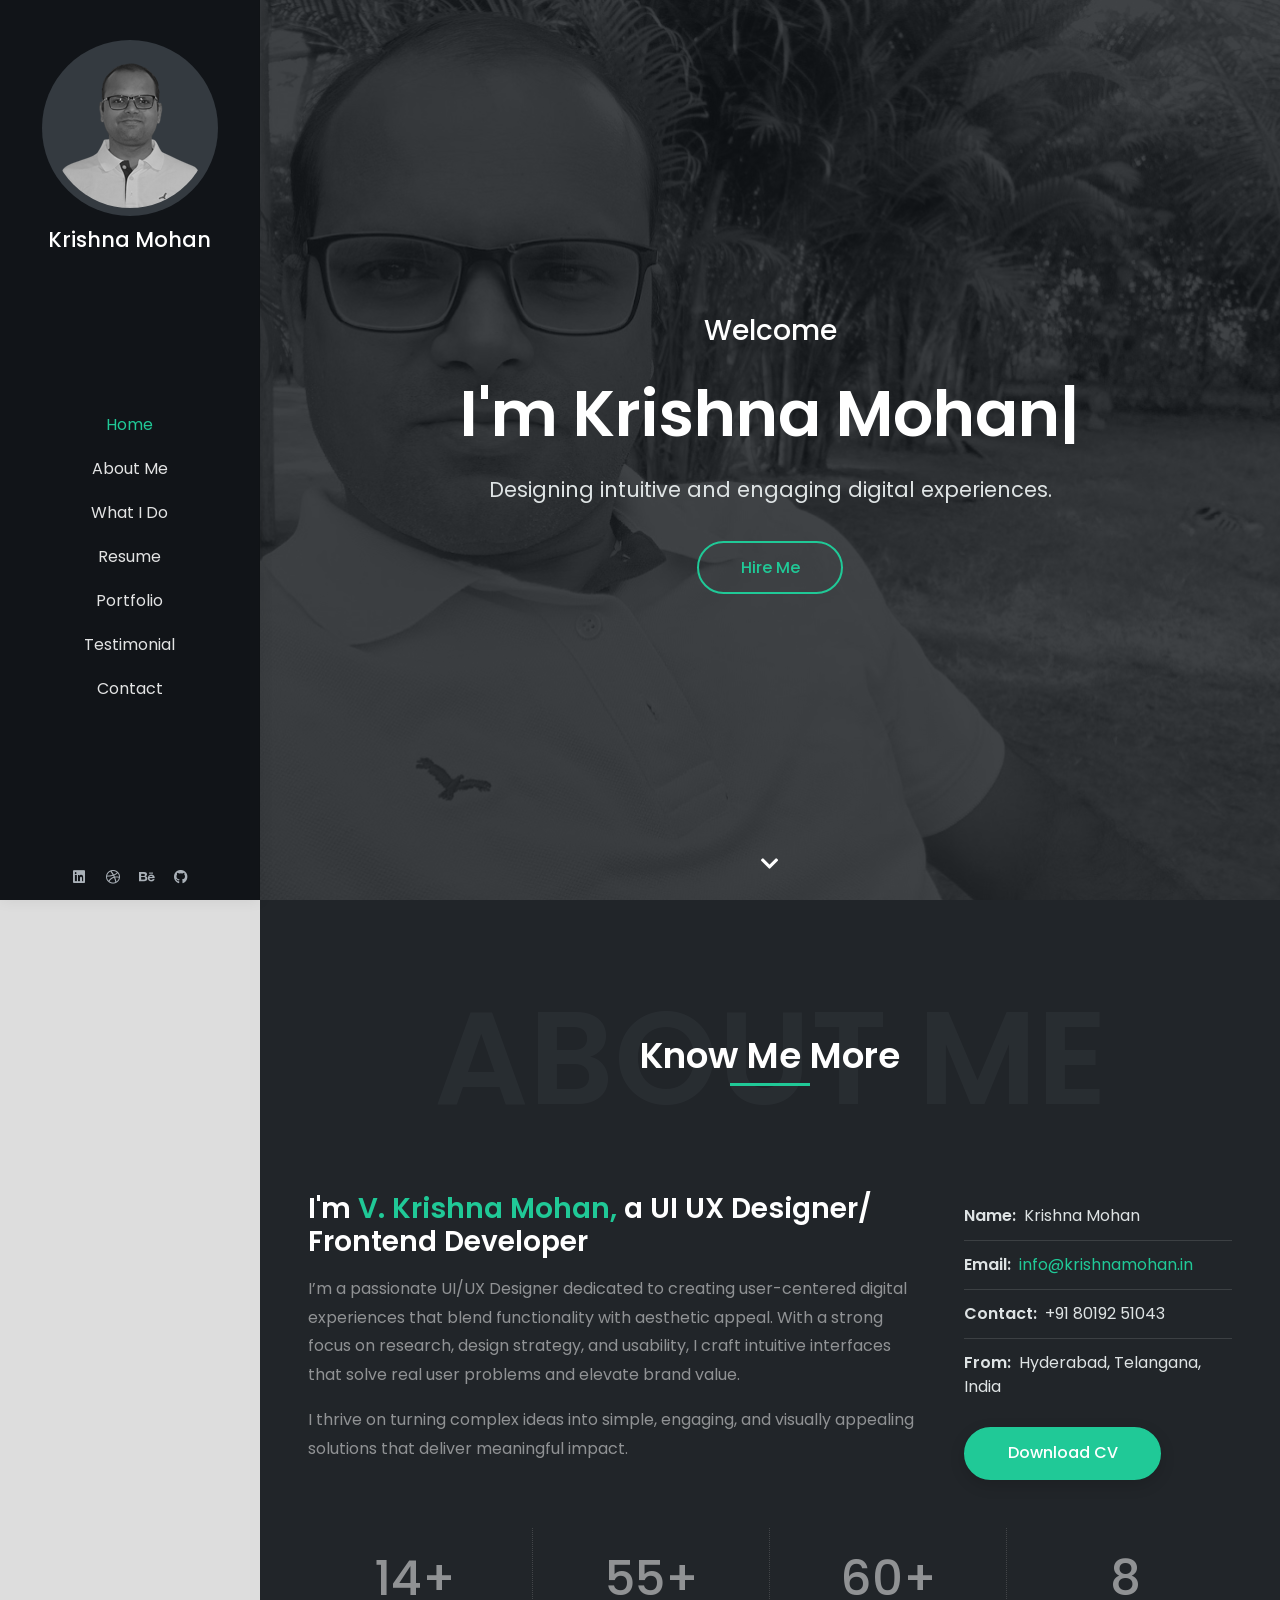
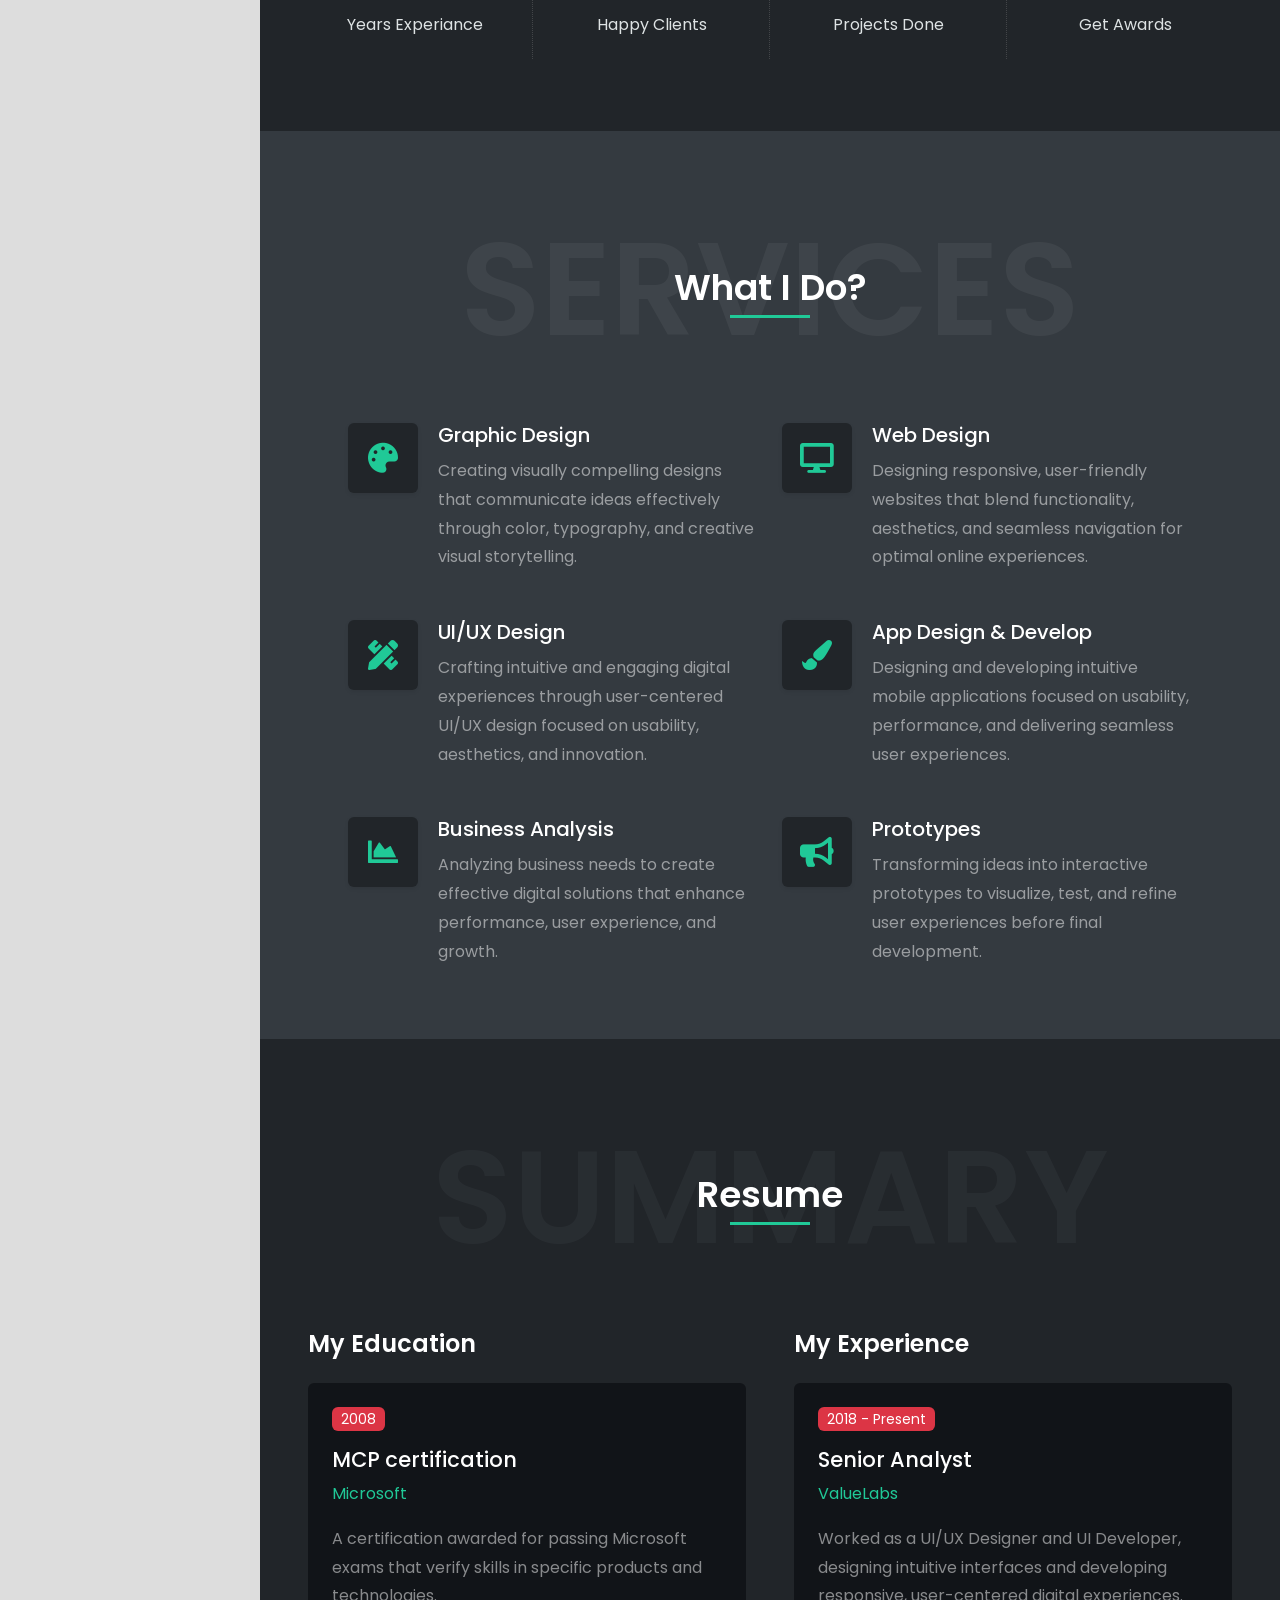
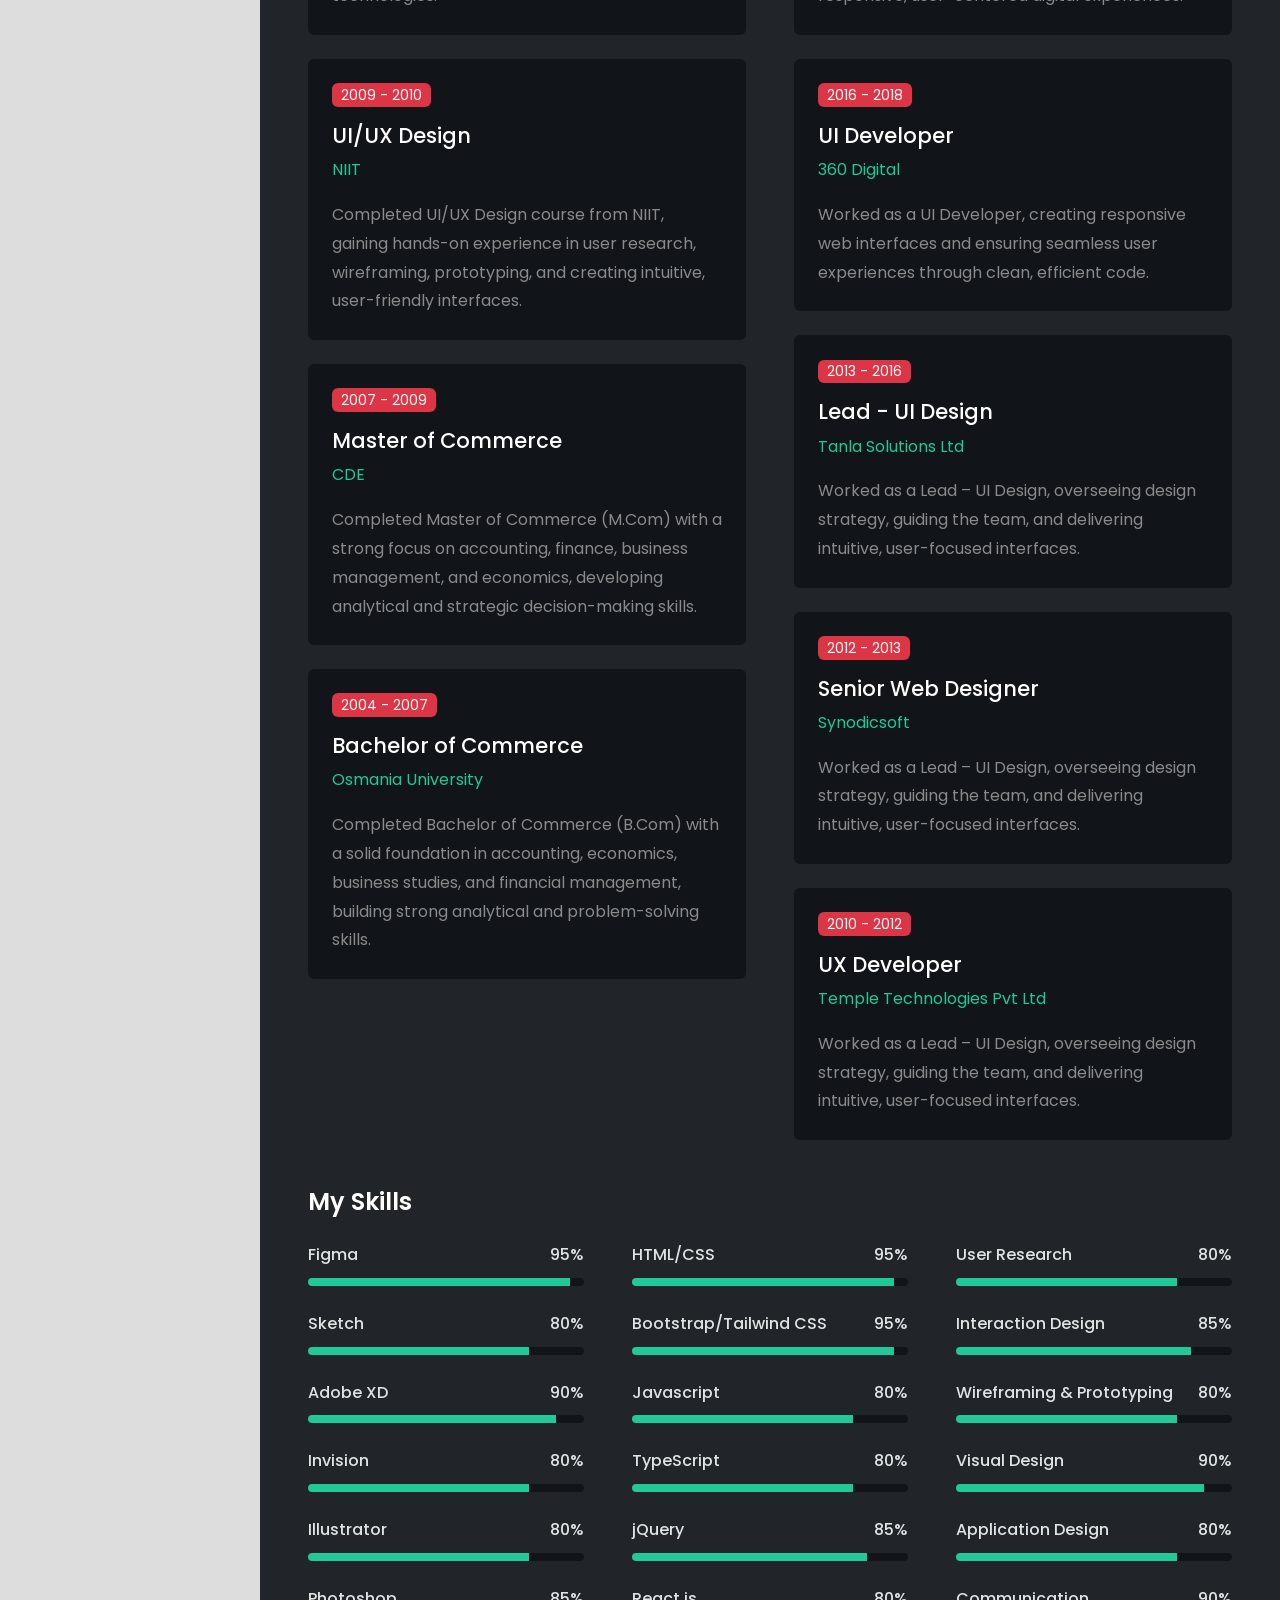
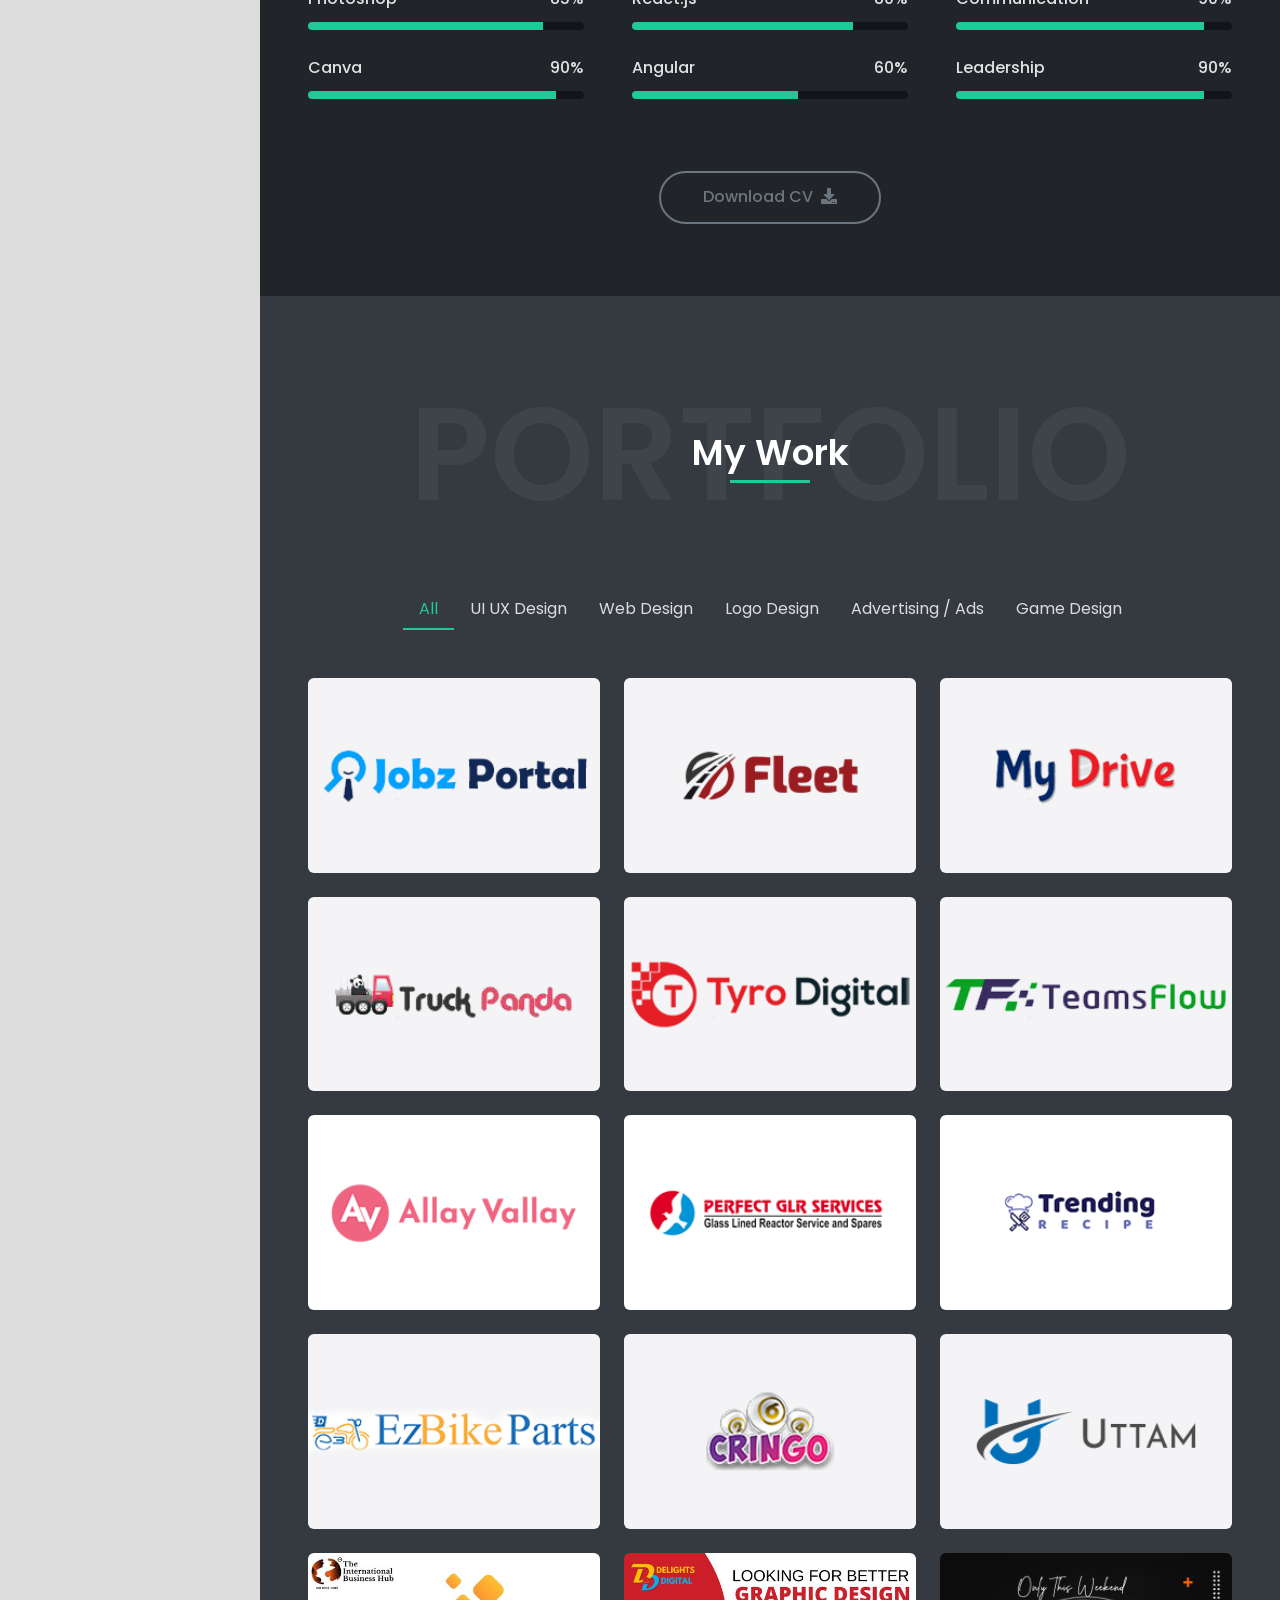
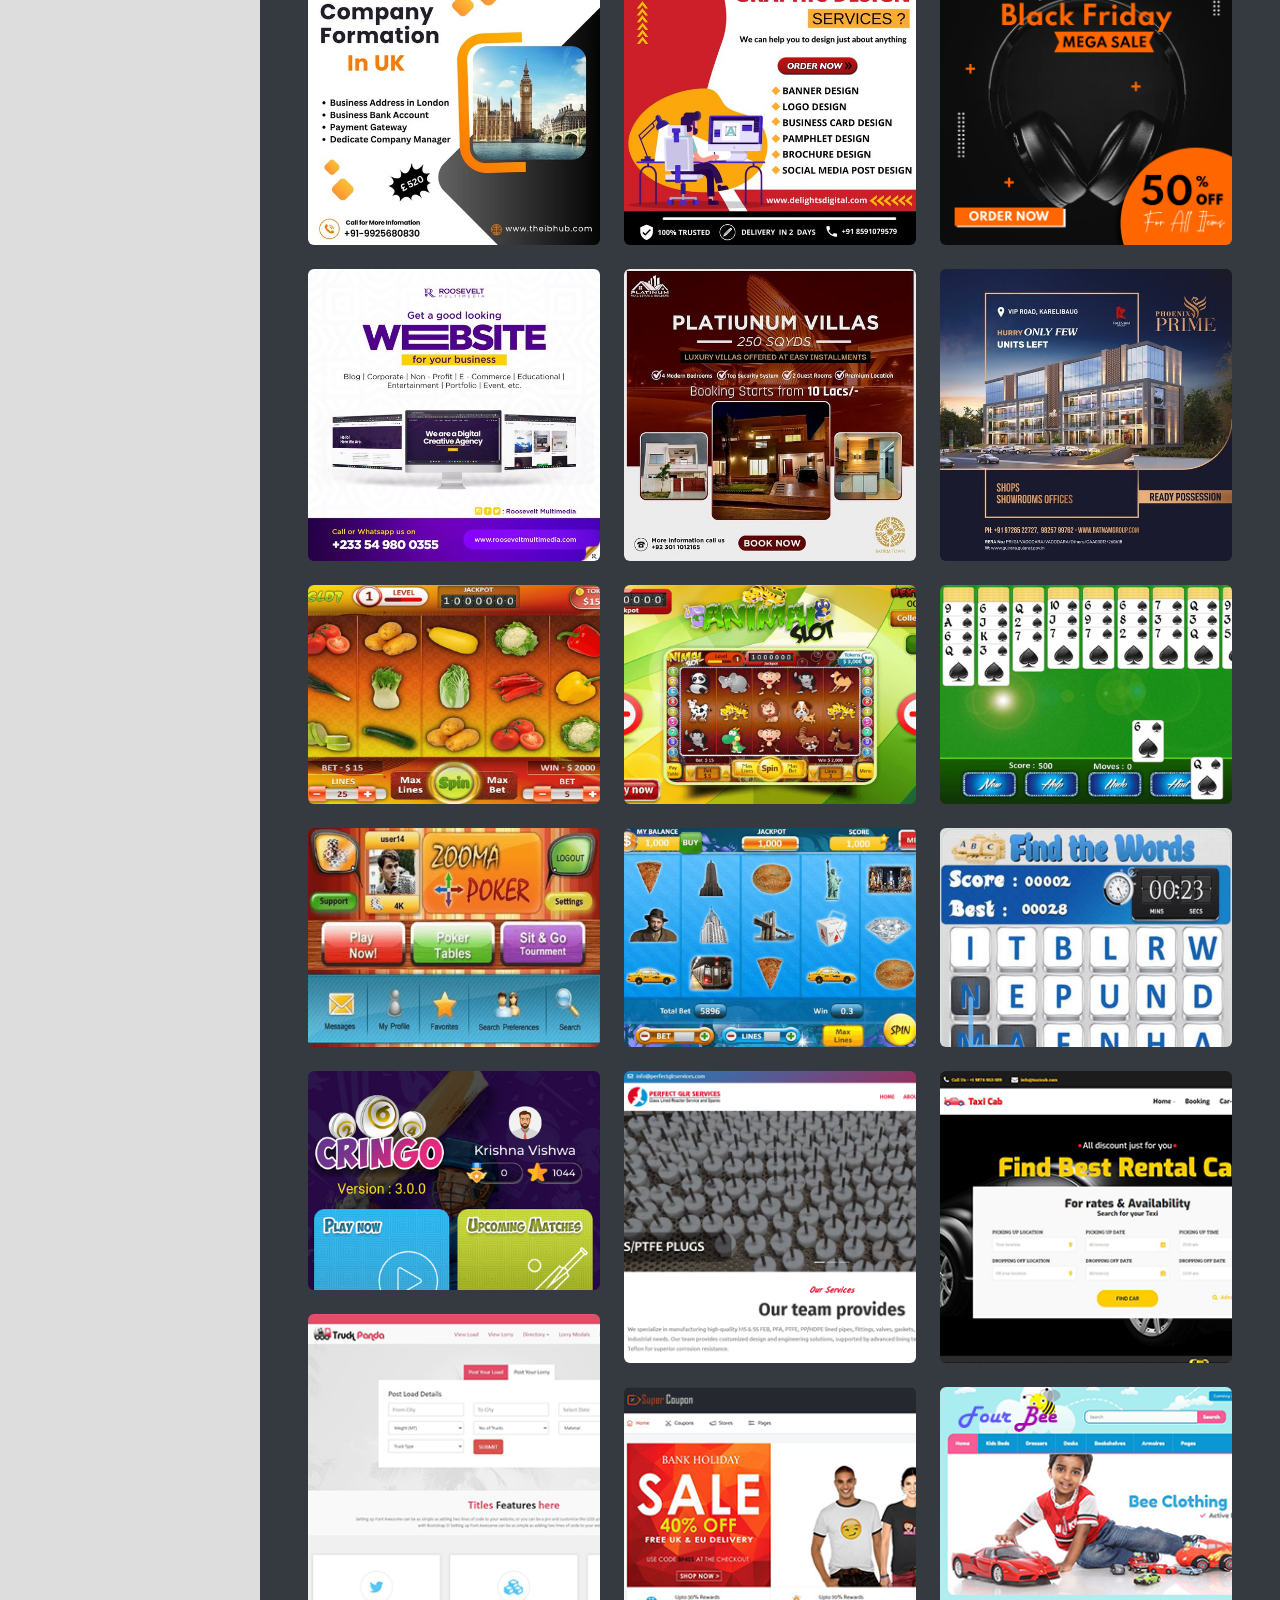
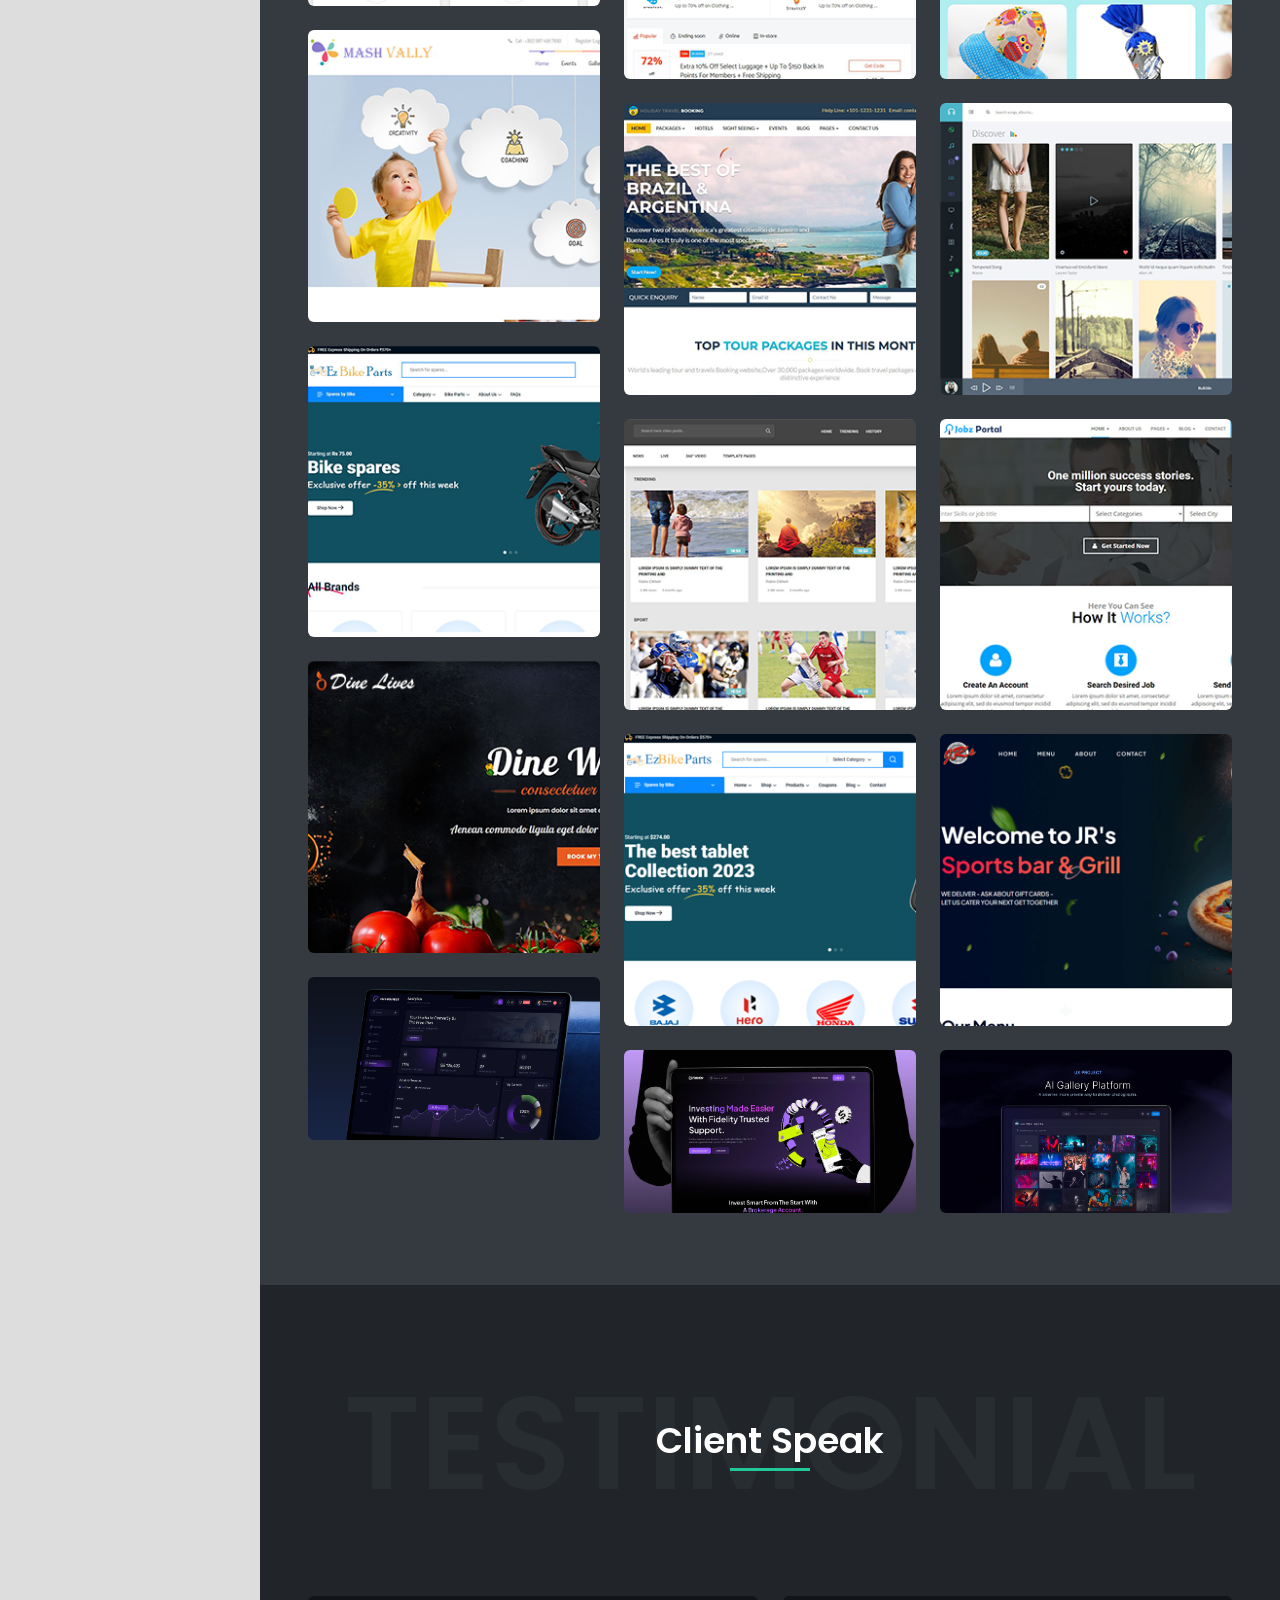
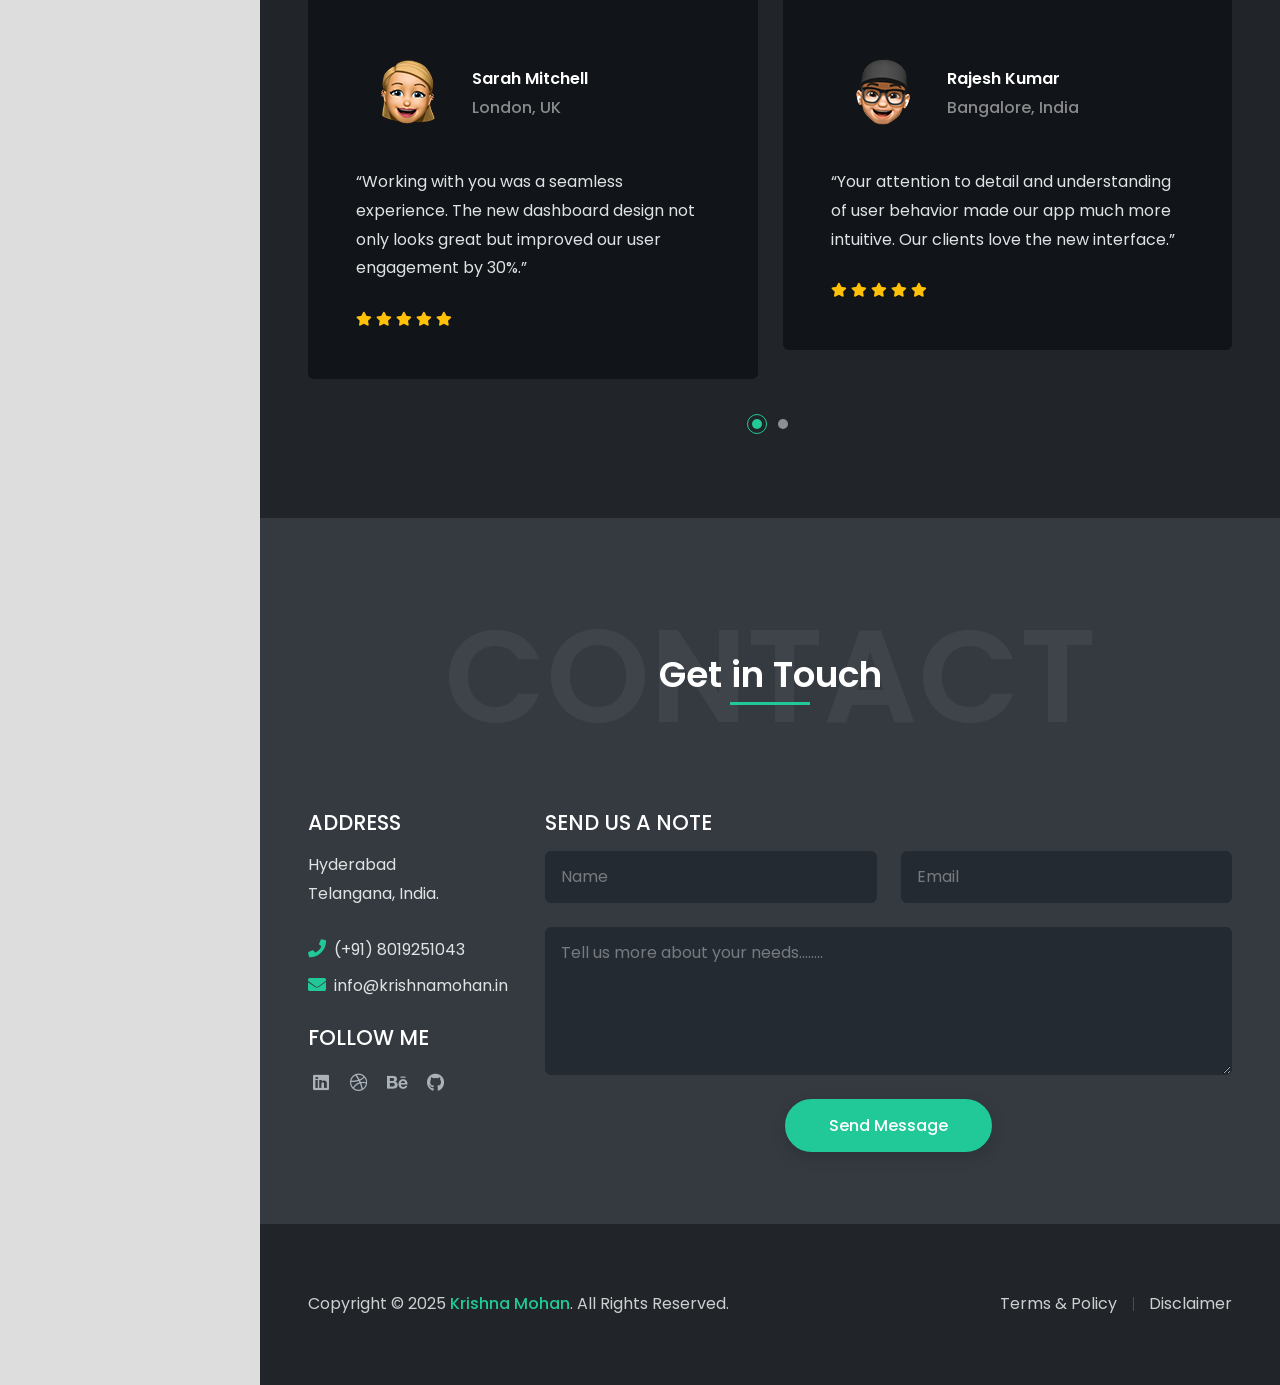
<file: index.html>
<!DOCTYPE html>
<html lang="en">

<head>
  <meta charset="UTF-8" />
  <meta http-equiv="X-UA-Compatible" content="IE=edge">
  <meta name="viewport" content="width=device-width, initial-scale=1">
  <link href="images/favicon.png" rel="icon" />
  <title> Krishna Mohan - DevOps Engineer </title>
  <meta name="description" content="Krishna Mohan is responsive bootstrap 5 one page personal portfolio html template.">
  <meta name="author" content="krishnamohan.in">

  <!-- Web Fonts -->
  <link
    href="https://fonts.googleapis.com/css2?family=Poppins:ital,wght@0,100;0,200;0,300;0,400;0,500;0,600;0,700;0,800;0,900;1,100;1,200;1,300;1,400;1,500;1,600;1,700;1,800;1,900&display=swap"
    rel="stylesheet">

  <!-- Stylesheet
============================== -->
  <!-- Bootstrap -->
  <link rel="stylesheet" type="text/css" href="css/bootstrap.min.css" />
  <!-- Font Awesome Icon -->
  <link rel="stylesheet" type="text/css"
    href="https://cdnjs.cloudflare.com/ajax/libs/font-awesome/5.15.3/css/all.min.css" />
  <!-- Owl Carousel -->
  <link rel="stylesheet" type="text/css" href="css/owl.carousel.min.css" />
  <!-- Magnific Popup -->
  <link rel="stylesheet" type="text/css" href="css/magnific-popup.min.css" />
  <!-- Custom Stylesheet -->
  <link rel="stylesheet" type="text/css" href="css/stylesheet.css" />
  <!-- Colors Css -->
  <link id="color-switcher" type="text/css" rel="stylesheet" href="#" />
</head>

<body class="side-header" data-bs-spy="scroll" data-bs-target="#header-nav" data-bs-offset="1">

  <!-- Preloader -->
  <div class="preloader preloader-dark">
    <div class="lds-ellipsis">
      <div></div>
      <div></div>
      <div></div>
      <div></div>
    </div>
  </div>
  <!-- Preloader End -->

  <!-- Document Wrapper   
=============================== -->
  <div id="main-wrapper">
    <!-- Header
  ============================ -->
    <header id="header" class="sticky-top">
      <!-- Navbar -->
      <nav class="primary-menu navbar navbar-expand-lg navbar-dark bg-dark border-bottom-0">
        <div class="container-fluid position-relative h-100 flex-lg-column ps-3 px-lg-3 pt-lg-3 pb-lg-2">

          <!-- Logo -->
          <a href="index.html" class="mb-lg-auto mt-lg-4">
            <span class="bg-dark-2 rounded-pill p-2 mb-lg-1 d-none d-lg-inline-block">
              <img class="img-fluid rounded-pill d-block" src="images/profile.png" title="I'm Krishna Mohan" alt="">
            </span>
            <h1 class="text-5 text-white text-center mb-0 d-lg-block">Krishna Mohan</h1>
          </a>
          <!-- Logo End -->

          <div id="header-nav" class="collapse navbar-collapse w-100 my-lg-auto">
            <ul class="navbar-nav text-lg-center my-lg-auto py-lg-3">
              <li class="nav-item"><a class="nav-link smooth-scroll active" href="#home">Home</a></li>
              <li class="nav-item"><a class="nav-link smooth-scroll" href="#about">About Me</a></li>
              <li class="nav-item"><a class="nav-link smooth-scroll" href="#services">What I Do</a></li>
              <li class="nav-item"><a class="nav-link smooth-scroll" href="#resume">Resume</a></li>
              <li class="nav-item"><a class="nav-link smooth-scroll" href="#portfolio">Portfolio</a></li>
              <li class="nav-item"><a class="nav-link smooth-scroll" href="#testimonial">Testimonial</a></li>
              <li class="nav-item"><a class="nav-link smooth-scroll" href="#contact">Contact</a></li>
            </ul>
          </div>
          <ul class="social-icons social-icons-muted social-icons-sm mt-lg-auto ms-auto ms-lg-0 d-flex">
            <li class="social-icons-facebook"><a data-bs-toggle="tooltip" title="Facebook"
                href="https://www.linkedin.com/in/iamvkmohan/" target="_blank"><i class="fab fa-linkedin"></i></a></li>
            <li class="social-icons-dribbble"><a data-bs-toggle="tooltip" title="Dribbble" data-bs-placement="top"
                href="http://www.dribbble.com/" target="_blank"><i class="fab fa-dribbble"></i></a></li>
            <li class="social-icons-facebook"><a data-bs-toggle="tooltip" title="Behance"
                href="https://www.behance.net/" target="_blank"><i class="fab fa-behance"></i></a></li>
            <li class="social-icons-github"><a data-bs-toggle="tooltip" title="GitHub" data-bs-placement="top"
                href="https://github.com/" target="_blank"><i class="fab fa-github"></i></a></li>
          </ul>
          <button class="navbar-toggler" type="button" data-bs-toggle="collapse"
            data-bs-target="#header-nav"><span></span><span></span><span></span></button>
        </div>
      </nav>
    </header>

    <!-- Content
  ============================================= -->
    <div id="content" role="main">

      <!-- Intro
    ============================================= -->
      <section id="home">
        <div class="hero-wrap">
          <div class="hero-mask opacity-8 bg-dark"></div>
          <div class="hero-bg parallax"
            style="background-image:url('images/intro-bg.jpg');background-position: top 0 !important;"></div>
          <div class="hero-content section d-flex min-vh-100">
            <div class="container my-auto">
              <div class="row">
                <div class="col-12 text-center">
                  <div class="typed-strings">
                    <p>I'm Krishna Mohan</p>
                    <p>I'm a UI UX Designer.</p>
                    <p>I'm a Frontend Developer.</p>
                    <p>Crafting User Experiences</p>
                    <p>Building Beautiful Interfaces</p>
                    <p>I make ideas come alive online.</p>
                  </div>
                  <p class="text-7 fw-500 text-white mb-2 mb-md-3">Welcome</p>
                  <h2 class="text-16 fw-600 text-white mb-2 mb-md-3"><span class="typed"></span></h2>
                  <p class="text-5 text-light mb-4">Designing intuitive and engaging digital experiences.</p>
                  <a href="#contact" class="btn btn-outline-primary rounded-pill shadow-none smooth-scroll mt-2">Hire
                    Me</a>
                </div>
              </div>
            </div>
            <a href="#about" class="scroll-down-arrow text-white smooth-scroll"><span class="animated"><i
                  class="fa fa-chevron-down"></i></span></a>
          </div>
        </div>
      </section>
      <!-- Intro end -->

      <!-- About
    ============================================= -->
      <section id="about" class="section bg-dark-1">
        <div class="container px-lg-5">
          <!-- Heading -->
          <div class="position-relative d-flex text-center mb-5">
            <h2 class="text-24 text-muted opacity-1 text-uppercase fw-600 w-100 mb-0">About Me</h2>
            <p class="text-9 text-white fw-600 position-absolute w-100 align-self-center lh-base mb-0">Know Me More<span
                class="heading-separator-line border-bottom border-3 border-primary d-block mx-auto"></span> </p>
          </div>
          <!-- Heading end-->

          <div class="row gy-5">
            <div class="col-lg-7 col-xl-8 text-center text-lg-start">
              <h2 class="text-7 text-white fw-600 mb-3">I'm <span class="text-primary">V. Krishna Mohan,</span> a UI UX
                Designer/ Frontend Developer</h2>
              <p class="text-white-50">I’m a passionate UI/UX Designer dedicated to creating user-centered digital
                experiences that blend functionality with aesthetic appeal. With a strong focus on research, design
                strategy, and usability, I craft intuitive interfaces that solve real user problems and elevate brand
                value. </p>
              <p class="text-white-50">I thrive on turning complex ideas into simple, engaging, and visually appealing
                solutions that deliver meaningful impact.</p>
            </div>
            <div class="col-lg-5 col-xl-4">
              <div class="ps-lg-4">
                <ul class="list-style-2 list-style-light text-light">
                  <li><span class="fw-600 me-2">Name:</span>Krishna Mohan</li>
                  <li><span class="fw-600 me-2">Email:</span><a
                      href="mailto:info@krishnamohan.in">info@krishnamohan.in</a></li>
                  <li><span class="fw-600 me-2">Contact:</span>+91 80192 51043</li>
                  <li class="border-0"><span class="fw-600 me-2">From:</span>Hyderabad, Telangana, India</li>
                </ul>
                <a href="pdf/profile.pdf" target="_blank" class="btn btn-primary rounded-pill">Download CV</a>
              </div>
            </div>
          </div>
          <div class="brands-grid separator-border separator-border-light mt-5">
            <div class="row">
              <div class="col-6 col-md-3">
                <div class="featured-box text-center">
                  <h4 class="text-12 text-white-50 mb-0"><span class="counter" data-from="0" data-to="14">14+</span>+
                  </h4>
                  <p class="text-light mb-0">Years Experiance</p>
                </div>
              </div>
              <div class="col-6 col-md-3">
                <div class="featured-box text-center">
                  <h4 class="text-12 text-white-50 mb-0"><span class="counter" data-from="0" data-to="55">55</span>+
                  </h4>
                  <p class="text-light mb-0">Happy Clients</p>
                </div>
              </div>
              <div class="col-6 col-md-3">
                <div class="featured-box text-center">
                  <h4 class="text-12 text-white-50 mb-0"><span class="counter" data-from="0" data-to="60">60</span>+
                  </h4>
                  <p class="text-light mb-0">Projects Done</p>
                </div>
              </div>
              <div class="col-6 col-md-3">
                <div class="featured-box text-center">
                  <h4 class="text-12 text-white-50 mb-0"><span class="counter" data-from="0" data-to="8">8</span></h4>
                  <p class="text-light mb-0">Get Awards</p>
                </div>
              </div>
            </div>
          </div>
        </div>
      </section>
      <!-- About end -->

      <!-- Services
    ============================================= -->
      <section id="services" class="section bg-dark-2">
        <div class="container px-lg-5">
          <!-- Heading -->
          <div class="position-relative d-flex text-center mb-5">
            <h2 class="text-24 text-white-50 opacity-1 text-uppercase fw-600 w-100 mb-0">Services</h2>
            <p class="text-9 text-white fw-600 position-absolute w-100 align-self-center lh-base mb-0">What I Do?<span
                class="heading-separator-line border-bottom border-3 border-primary d-block mx-auto"></span> </p>
          </div>
          <!-- Heading end-->

          <div class="row">
            <div class="col-lg-11 mx-auto">
              <div class="row">
                <div class="col-md-6">
                  <div class="featured-box style-3 mb-5">
                    <div class="featured-box-icon text-primary bg-dark-1 shadow-sm rounded"> <i
                        class="fas fa-palette"></i> </div>
                    <h3 class="text-white">Graphic Design</h3>
                    <p class="text-white-50 mb-0">Creating visually compelling designs that communicate ideas
                      effectively through color, typography, and creative visual storytelling.</p>
                  </div>
                </div>
                <div class="col-md-6">
                  <div class="featured-box style-3 mb-5">
                    <div class="featured-box-icon text-primary bg-dark-1 shadow-sm rounded"> <i
                        class="fas fa-desktop"></i></div>
                    <h3 class="text-white">Web Design</h3>
                    <p class="text-white-50 mb-0">Designing responsive, user-friendly websites that blend functionality,
                      aesthetics, and seamless navigation for optimal online experiences.</p>
                  </div>
                </div>
                <div class="col-md-6">
                  <div class="featured-box style-3 mb-5">
                    <div class="featured-box-icon text-primary bg-dark-1 shadow-sm rounded"> <i
                        class="fas fa-pencil-ruler"></i> </div>
                    <h3 class="text-white">UI/UX Design</h3>
                    <p class="text-white-50 mb-0">Crafting intuitive and engaging digital experiences through
                      user-centered UI/UX design focused on usability, aesthetics, and innovation.</p>
                  </div>
                </div>
                <div class="col-md-6">
                  <div class="featured-box style-3 mb-5">
                    <div class="featured-box-icon text-primary bg-dark-1 shadow-sm rounded"> <i
                        class="fas fa-paint-brush"></i> </div>
                    <h3 class="text-white">App Design &amp; Develop</h3>
                    <p class="text-white-50 mb-0">Designing and developing intuitive mobile applications focused on
                      usability, performance, and delivering seamless user experiences.</p>
                  </div>
                </div>
                <div class="col-md-6">
                  <div class="featured-box style-3 mb-5 mb-md-0">
                    <div class="featured-box-icon text-primary bg-dark-1 shadow-sm rounded"> <i
                        class="fas fa-chart-area"></i> </div>
                    <h3 class="text-white">Business Analysis</h3>
                    <p class="text-white-50 mb-0">Analyzing business needs to create effective digital solutions that
                      enhance performance, user experience, and growth.</p>
                  </div>
                </div>
                <div class="col-md-6">
                  <div class="featured-box style-3 mb-0">
                    <div class="featured-box-icon text-primary bg-dark-1 shadow-sm rounded"> <i
                        class="fas fa-bullhorn"></i> </div>
                    <h3 class="text-white">Prototypes</h3>
                    <p class="text-white-50 mb-0">Transforming ideas into interactive prototypes to visualize, test, and
                      refine user experiences before final development.</p>
                  </div>
                </div>
              </div>
            </div>
          </div>
        </div>
      </section>
      <!-- Services end -->

      <!-- Resume
    ============================================= -->
      <section id="resume" class="section bg-dark-1">
        <div class="container px-lg-5">
          <!-- Heading -->
          <div class="position-relative d-flex text-center mb-5">
            <h2 class="text-24 text-muted opacity-1 text-uppercase fw-600 w-100 mb-0">Summary</h2>
            <p class="text-9 text-white fw-600 position-absolute w-100 align-self-center lh-base mb-0">Resume<span
                class="heading-separator-line border-bottom border-3 border-primary d-block mx-auto"></span> </p>
          </div>
          <!-- Heading end-->

          <div class="row gx-5">
            <!-- My Education -->
            <div class="col-md-6">
              <h2 class="text-6 text-white fw-600 mb-4">My Education</h2>
              <div class="bg-dark rounded p-4 mb-4">
                <p class="badge bg-danger text-2 fw-400">2008</p>
                <h3 class="text-5 text-white">MCP certification</h3>
                <p class="text-primary">Microsoft</p>
                <p class="text-white-50 mb-0">A certification awarded for passing Microsoft exams that verify skills in
                  specific products and technologies.</p>
              </div>

              <div class="bg-dark rounded p-4 mb-4">
                <p class="badge bg-danger text-2 fw-400">2009 - 2010</p>
                <h3 class="text-5 text-white"> UI/UX Design</h3>
                <p class="text-primary">NIIT</p>
                <p class="text-white-50 mb-0">Completed UI/UX Design course from NIIT, gaining hands-on experience in
                  user research, wireframing, prototyping, and creating intuitive, user-friendly interfaces.</p>
              </div>
              <div class="bg-dark rounded p-4 mb-4">
                <p class="badge bg-danger text-2 fw-400">2007 - 2009</p>
                <h3 class="text-5 text-white">Master of Commerce</h3>
                <p class="text-primary">CDE</p>
                <p class="text-white-50 mb-0">Completed Master of Commerce (M.Com) with a strong focus on accounting,
                  finance, business management, and economics, developing analytical and strategic decision-making
                  skills.</p>
              </div>
              <div class="bg-dark rounded p-4 mb-4">
                <p class="badge bg-danger text-2 fw-400">2004 - 2007</p>
                <h3 class="text-5 text-white">Bachelor of Commerce</h3>
                <p class="text-primary">Osmania University</p>
                <p class="text-white-50 mb-0">Completed Bachelor of Commerce (B.Com) with a solid foundation in
                  accounting, economics, business studies, and financial management, building strong analytical and
                  problem-solving skills.</p>
              </div>

            </div>

            <!-- My Experience -->
            <div class="col-md-6">
              <h2 class="text-6 text-white fw-600 mb-4">My Experience</h2>
              <div class="bg-dark rounded p-4 mb-4">
                <p class="badge bg-danger text-2 fw-400">2018 - Present</p>
                <h3 class="text-5 text-white">Senior Analyst</h3>
                <p class="text-primary">ValueLabs</p>
                <p class="text-white-50 mb-0">Worked as a UI/UX Designer and UI Developer, designing intuitive
                  interfaces and developing responsive, user-centered digital experiences.</p>
              </div>

              <div class="bg-dark rounded p-4 mb-4">
                <p class="badge bg-danger text-2 fw-400">2016 - 2018</p>
                <h3 class="text-5 text-white">UI Developer</h3>
                <p class="text-primary">360 Digital</p>
                <p class="text-white-50 mb-0">Worked as a UI Developer, creating responsive web interfaces and ensuring
                  seamless user experiences through clean, efficient code.</p>
              </div>

              <div class="bg-dark rounded p-4 mb-4">
                <p class="badge bg-danger text-2 fw-400">2013 - 2016</p>
                <h3 class="text-5 text-white"> Lead - UI Design</h3>
                <p class="text-primary">Tanla Solutions Ltd</p>
                <p class="text-white-50 mb-0">Worked as a Lead – UI Design, overseeing design strategy, guiding the
                  team, and delivering intuitive, user-focused interfaces.</p>
              </div>

              <div class="bg-dark rounded p-4 mb-4">
                <p class="badge bg-danger text-2 fw-400">2012 - 2013</p>
                <h3 class="text-5 text-white"> Senior Web Designer</h3>
                <p class="text-primary">Synodicsoft</p>
                <p class="text-white-50 mb-0">Worked as a Lead – UI Design, overseeing design strategy, guiding the
                  team, and delivering intuitive, user-focused interfaces.</p>
              </div>

              <div class="bg-dark rounded p-4 mb-4">
                <p class="badge bg-danger text-2 fw-400">2010 - 2012</p>
                <h3 class="text-5 text-white"> UX Developer</h3>
                <p class="text-primary">Temple Technologies Pvt Ltd</p>
                <p class="text-white-50 mb-0">Worked as a Lead – UI Design, overseeing design strategy, guiding the
                  team, and delivering intuitive, user-focused interfaces.</p>
              </div>

            </div>
          </div>
          <!-- My Skills -->
          <h2 class="text-6 text-white fw-600 mt-4 mb-4">My Skills</h2>
          <div class="row gx-5">
            <div class="col-md-4">
              <p class="text-light fw-500 text-start mb-2">Figma <span class="float-end">95%</span></p>
              <div class="progress progress-sm bg-dark mb-4">
                <div class="progress-bar" role="progressbar" style="width: 95%" aria-valuenow="95" aria-valuemin="0"
                  aria-valuemax="100"></div>
              </div>
              <p class="text-light fw-500 text-start mb-2">Sketch <span class="float-end">80%</span></p>
              <div class="progress progress-sm bg-dark mb-4">
                <div class="progress-bar" role="progressbar" style="width: 80%" aria-valuenow="80" aria-valuemin="0"
                  aria-valuemax="100"></div>
              </div>
              <p class="text-light fw-500 text-start mb-2">Adobe XD <span class="float-end">90%</span></p>
              <div class="progress progress-sm bg-dark mb-4">
                <div class="progress-bar" role="progressbar" style="width: 90%" aria-valuenow="90" aria-valuemin="0"
                  aria-valuemax="100"></div>
              </div>

              <p class="text-light fw-500 text-start mb-2">Invision <span class="float-end">80%</span></p>
              <div class="progress progress-sm bg-dark mb-4">
                <div class="progress-bar" role="progressbar" style="width: 80%" aria-valuenow="80" aria-valuemin="0"
                  aria-valuemax="100"></div>
              </div>

              <p class="text-light fw-500 text-start mb-2">Illustrator <span class="float-end">80%</span></p>
              <div class="progress progress-sm bg-dark mb-4">
                <div class="progress-bar" role="progressbar" style="width: 80%" aria-valuenow="80" aria-valuemin="0"
                  aria-valuemax="100"></div>
              </div>
              <p class="text-light fw-500 text-start mb-2">Photoshop <span class="float-end">85%</span></p>
              <div class="progress progress-sm bg-dark mb-4">
                <div class="progress-bar" role="progressbar" style="width: 85%" aria-valuenow="85" aria-valuemin="0"
                  aria-valuemax="100"></div>
              </div>
              <p class="text-light fw-500 text-start mb-2">Canva <span class="float-end">90%</span></p>
              <div class="progress progress-sm bg-dark mb-4">
                <div class="progress-bar" role="progressbar" style="width: 90%" aria-valuenow="90" aria-valuemin="0"
                  aria-valuemax="100"></div>
              </div>
            </div>


            <div class="col-md-4">
              <p class="text-light fw-500 text-start mb-2">HTML/CSS <span class="float-end">95%</span></p>
              <div class="progress progress-sm bg-dark mb-4">
                <div class="progress-bar" role="progressbar" style="width: 95%" aria-valuenow="95" aria-valuemin="0"
                  aria-valuemax="100"></div>
              </div>

              <p class="text-light fw-500 text-start mb-2">Bootstrap/Tailwind CSS <span class="float-end">95%</span></p>
              <div class="progress progress-sm bg-dark mb-4">
                <div class="progress-bar" role="progressbar" style="width: 95%" aria-valuenow="95" aria-valuemin="0"
                  aria-valuemax="100"></div>
              </div>

              <p class="text-light fw-500 text-start mb-2">Javascript <span class="float-end">80%</span></p>
              <div class="progress progress-sm bg-dark mb-4">
                <div class="progress-bar" role="progressbar" style="width: 80%" aria-valuenow="80" aria-valuemin="0"
                  aria-valuemax="100"></div>
              </div>

              <p class="text-light fw-500 text-start mb-2">TypeScript <span class="float-end">80%</span></p>
              <div class="progress progress-sm bg-dark mb-4">
                <div class="progress-bar" role="progressbar" style="width: 80%" aria-valuenow="80" aria-valuemin="0"
                  aria-valuemax="100"></div>
              </div>


              <p class="text-light fw-500 text-start mb-2">jQuery <span class="float-end">85%</span></p>
              <div class="progress progress-sm bg-dark mb-4">
                <div class="progress-bar" role="progressbar" style="width: 85%" aria-valuenow="85" aria-valuemin="0"
                  aria-valuemax="100"></div>
              </div>

              <p class="text-light fw-500 text-start mb-2">React.js <span class="float-end">80%</span></p>
              <div class="progress progress-sm bg-dark mb-4">
                <div class="progress-bar" role="progressbar" style="width: 80%" aria-valuenow="80" aria-valuemin="0"
                  aria-valuemax="100"></div>
              </div>

              <p class="text-light fw-500 text-start mb-2">Angular<span class="float-end">60%</span></p>
              <div class="progress progress-sm bg-dark mb-4">
                <div class="progress-bar" role="progressbar" style="width: 60%" aria-valuenow="60" aria-valuemin="0"
                  aria-valuemax="100"></div>
              </div>
            </div>

            <div class="col-md-4">
              <p class="text-light fw-500 text-start mb-2">User Research <span class="float-end">80%</span></p>
              <div class="progress progress-sm bg-dark mb-4">
                <div class="progress-bar" role="progressbar" style="width: 80%" aria-valuenow="80" aria-valuemin="0"
                  aria-valuemax="100"></div>
              </div>

              <p class="text-light fw-500 text-start mb-2">Interaction Design <span class="float-end">85%</span></p>
              <div class="progress progress-sm bg-dark mb-4">
                <div class="progress-bar" role="progressbar" style="width: 85%" aria-valuenow="85" aria-valuemin="0"
                  aria-valuemax="100"></div>
              </div>

              <p class="text-light fw-500 text-start mb-2">Wireframing & Prototyping <span class="float-end">80%</span>
              </p>
              <div class="progress progress-sm bg-dark mb-4">
                <div class="progress-bar" role="progressbar" style="width: 80%" aria-valuenow="80" aria-valuemin="0"
                  aria-valuemax="100"></div>
              </div>

              <p class="text-light fw-500 text-start mb-2">Visual Design <span class="float-end">90%</span></p>
              <div class="progress progress-sm bg-dark mb-4">
                <div class="progress-bar" role="progressbar" style="width: 90%" aria-valuenow="90" aria-valuemin="0"
                  aria-valuemax="100"></div>
              </div>

              <p class="text-light fw-500 text-start mb-2">Application Design <span class="float-end">80%</span></p>
              <div class="progress progress-sm bg-dark mb-4">
                <div class="progress-bar" role="progressbar" style="width: 80%" aria-valuenow="80" aria-valuemin="0"
                  aria-valuemax="100"></div>
              </div>

              <p class="text-light fw-500 text-start mb-2">Communication <span class="float-end">90%</span></p>
              <div class="progress progress-sm bg-dark mb-4">
                <div class="progress-bar" role="progressbar" style="width: 90%" aria-valuenow="90" aria-valuemin="0"
                  aria-valuemax="100"></div>
              </div>

              <p class="text-light fw-500 text-start mb-2">Leadership <span class="float-end">90%</span></p>
              <div class="progress progress-sm bg-dark mb-4">
                <div class="progress-bar" role="progressbar" style="width: 90%" aria-valuenow="90" aria-valuemin="0"
                  aria-valuemax="100"></div>
              </div>
            </div>

          </div>
          <div class="text-center mt-5"><a href="pdf/profile.pdf" target="_blank"
              class="btn btn-outline-secondary rounded-pill shadow-none">Download CV <span class="ms-1"><i
                  class="fas fa-download"></i></span></a></div>
        </div>
      </section>
      <!-- Resume end -->

      <!-- Portfolio
    ============================================= -->
      <section id="portfolio" class="section bg-dark-2">
        <div class="container px-lg-5">
          <!-- Heading -->
          <div class="position-relative d-flex text-center mb-5">
            <h2 class="text-24 text-white-50 opacity-1 text-uppercase fw-600 w-100 mb-0">Portfolio</h2>
            <p class="text-9 text-white fw-600 position-absolute w-100 align-self-center lh-base mb-0">My Work<span
                class="heading-separator-line border-bottom border-3 border-primary d-block mx-auto"></span> </p>
          </div>
          <!-- Heading end-->

          <!-- Filter Menu -->
          <ul class="portfolio-menu nav nav-tabs nav-light justify-content-center border-bottom-0 mb-5">
            <li class="nav-item"> <a data-filter="*" class="nav-link active" href="">All</a></li>
            <li class="nav-item"> <a data-filter=".uiux" href="" class="nav-link">UI UX Design</a></li>
            <li class="nav-item"> <a data-filter=".web" href="" class="nav-link">Web Design</a></li>
            <li class="nav-item"> <a data-filter=".logo" href="" class="nav-link">Logo Design</a></li>
            <li class="nav-item"> <a data-filter=".ads" href="" class="nav-link">Advertising / Ads</a></li>
            <li class="nav-item"> <a data-filter=".games" href="" class="nav-link">Game Design</a></li>
          </ul>
          <!-- Filter Menu end -->
          <div class="portfolio popup-ajax-gallery">
            <div class="row portfolio-filter g-4">


              <!-- LOGO STARTS HERE -->
              <div class="col-sm-6 col-lg-4 logo">
                <div class="portfolio-box rounded">
                  <div class="portfolio-img rounded"> <img class="img-fluid d-block"
                      src="images/projects/logo/logo1.png" alt=""></div>
                </div>
              </div>

              <div class="col-sm-6 col-lg-4 logo">
                <div class="portfolio-box rounded">
                  <div class="portfolio-img rounded"> <img class="img-fluid d-block"
                      src="images/projects/logo/logo2.png" alt=""></div>
                </div>
              </div>

              <div class="col-sm-6 col-lg-4 logo">
                <div class="portfolio-box rounded">
                  <div class="portfolio-img rounded"> <img class="img-fluid d-block"
                      src="images/projects/logo/logo3.png" alt="">
                  </div>
                </div>
              </div>

              <div class="col-sm-6 col-lg-4 logo">
                <div class="portfolio-box rounded">
                  <div class="portfolio-img rounded"> <img class="img-fluid d-block"
                      src="images/projects/logo/logo4.png" alt=""></div>
                </div>
              </div>

              <div class="col-sm-6 col-lg-4 logo">
                <div class="portfolio-box rounded">
                  <div class="portfolio-img rounded"> <img class="img-fluid d-block"
                      src="images/projects/logo/logo5.png" alt=""></div>
                </div>
              </div>

              <div class="col-sm-6 col-lg-4 logo">
                <div class="portfolio-box rounded">
                  <div class="portfolio-img rounded"> <img class="img-fluid d-block"
                      src="images/projects/logo/logo6.png" alt=""></div>
                </div>
              </div>

              <div class="col-sm-6 col-lg-4 logo">
                <div class="portfolio-box rounded">
                  <div class="portfolio-img rounded"> <img class="img-fluid d-block"
                      src="images/projects/logo/logo7.png" alt=""></div>
                </div>
              </div>

              <div class="col-sm-6 col-lg-4 logo">
                <div class="portfolio-box rounded">
                  <div class="portfolio-img rounded"> <img class="img-fluid d-block"
                      src="images/projects/logo/logo8.png" alt=""></div>
                </div>
              </div>

              <div class="col-sm-6 col-lg-4 logo">
                <div class="portfolio-box rounded">
                  <div class="portfolio-img rounded"> <img class="img-fluid d-block"
                      src="images/projects/logo/logo9.png" alt=""></div>
                </div>
              </div>

              <div class="col-sm-6 col-lg-4 logo">
                <div class="portfolio-box rounded">
                  <div class="portfolio-img rounded"> <img class="img-fluid d-block"
                      src="images/projects/logo/logo10.png" alt=""></div>
                </div>
              </div>

              <div class="col-sm-6 col-lg-4 logo">
                <div class="portfolio-box rounded">
                  <div class="portfolio-img rounded"> <img class="img-fluid d-block"
                      src="images/projects/logo/logo11.png" alt=""></div>
                </div>
              </div>

              <div class="col-sm-6 col-lg-4 logo">
                <div class="portfolio-box rounded">
                  <div class="portfolio-img rounded"> <img class="img-fluid d-block"
                      src="images/projects/logo/logo12.png" alt=""></div>
                </div>
              </div>
              <!-- LOGO END HERE -->

              <!-- ADS START HERE -->
              <div class="col-sm-6 col-lg-4 ads">
                <div class="portfolio-box rounded">
                  <div class="portfolio-img rounded"> <img class="img-fluid d-block" src="images/projects/ads/ad1.jpg"
                      alt=""></div>
                </div>
              </div>

              <div class="col-sm-6 col-lg-4 ads">
                <div class="portfolio-box rounded">
                  <div class="portfolio-img rounded"> <img class="img-fluid d-block" src="images/projects/ads/ad2.jpg"
                      alt=""></div>
                </div>
              </div>

              <div class="col-sm-6 col-lg-4 ads">
                <div class="portfolio-box rounded">
                  <div class="portfolio-img rounded"> <img class="img-fluid d-block" src="images/projects/ads/ad3.jpg"
                      alt=""></div>
                </div>
              </div>

              <div class="col-sm-6 col-lg-4 ads">
                <div class="portfolio-box rounded">
                  <div class="portfolio-img rounded"> <img class="img-fluid d-block" src="images/projects/ads/ad4.jpg"
                      alt=""></div>
                </div>
              </div>

              <div class="col-sm-6 col-lg-4 ads">
                <div class="portfolio-box rounded">
                  <div class="portfolio-img rounded"> <img class="img-fluid d-block" src="images/projects/ads/ad5.jpg"
                      alt=""></div>
                </div>
              </div>

              <div class="col-sm-6 col-lg-4 ads">
                <div class="portfolio-box rounded">
                  <div class="portfolio-img rounded"> <img class="img-fluid d-block" src="images/projects/ads/ad6.jpg"
                      alt=""></div>
                </div>
              </div>
              <!-- ADS END HERE -->

              <!-- GAMES START HERE -->
              <div class="col-sm-6 col-lg-4 games">
                <div class="portfolio-box rounded">
                  <div class="portfolio-img rounded"> <img class="img-fluid d-block"
                      src="images/projects/games/game1.png" alt="">
                  </div>
                </div>
              </div>

              <div class="col-sm-6 col-lg-4 games">
                <div class="portfolio-box rounded">
                  <div class="portfolio-img rounded"> <img class="img-fluid d-block"
                      src="images/projects/games/game2.png" alt="">
                  </div>
                </div>
              </div>

              <div class="col-sm-6 col-lg-4 games">
                <div class="portfolio-box rounded">
                  <div class="portfolio-img rounded"> <img class="img-fluid d-block"
                      src="images/projects/games/game3.png" alt="">
                  </div>
                </div>
              </div>

              <div class="col-sm-6 col-lg-4 games">
                <div class="portfolio-box rounded">
                  <div class="portfolio-img rounded"> <img class="img-fluid d-block"
                      src="images/projects/games/game4.png" alt="">
                  </div>
                </div>
              </div>

              <div class="col-sm-6 col-lg-4 games">
                <div class="portfolio-box rounded">
                  <div class="portfolio-img rounded"> <img class="img-fluid d-block"
                      src="images/projects/games/game5.png" alt="">
                  </div>
                </div>
              </div>

              <div class="col-sm-6 col-lg-4 games">
                <div class="portfolio-box rounded">
                  <div class="portfolio-img rounded"> <img class="img-fluid d-block"
                      src="images/projects/games/game6.png" alt="">
                  </div>
                </div>
              </div>

              <div class="col-sm-6 col-lg-4 games">
                <div class="portfolio-box rounded">
                  <div class="portfolio-img rounded"> <img class="img-fluid d-block"
                      src="images/projects/games/game7.png" alt="">
                  </div>
                </div>
              </div>
              <!-- GAMES END HERE -->

              <!-- WEB STARTS HERE -->
              <div class="col-sm-6 col-lg-4 web">
                <div class="portfolio-box rounded">
                  <div class="portfolio-img rounded"> <img class="img-fluid d-block" src="images/projects/web/web1.png"
                      alt="">
                  </div>
                </div>
              </div>


              <div class="col-sm-6 col-lg-4 web">
                <div class="portfolio-box rounded">
                  <div class="portfolio-img rounded"> <img class="img-fluid d-block" src="images/projects/web/web2.png"
                      alt="">
                  </div>
                </div>
              </div>

              <div class="col-sm-6 col-lg-4 web">
                <div class="portfolio-box rounded">
                  <div class="portfolio-img rounded"> <img class="img-fluid d-block" src="images/projects/web/web3.png"
                      alt="">
                  </div>
                </div>
              </div>

              <div class="col-sm-6 col-lg-4 web">
                <div class="portfolio-box rounded">
                  <div class="portfolio-img rounded"> <img class="img-fluid d-block" src="images/projects/web/web4.png"
                      alt="">
                  </div>
                </div>
              </div>

              <div class="col-sm-6 col-lg-4 web">
                <div class="portfolio-box rounded">
                  <div class="portfolio-img rounded"> <img class="img-fluid d-block" src="images/projects/web/web5.png"
                      alt="">
                  </div>
                </div>
              </div>

              <div class="col-sm-6 col-lg-4 web">
                <div class="portfolio-box rounded">
                  <div class="portfolio-img rounded"> <img class="img-fluid d-block" src="images/projects/web/web6.png"
                      alt="">
                  </div>
                </div>
              </div>

              <div class="col-sm-6 col-lg-4 web">
                <div class="portfolio-box rounded">
                  <div class="portfolio-img rounded"> <img class="img-fluid d-block" src="images/projects/web/web7.png"
                      alt="">
                  </div>
                </div>
              </div>

              <div class="col-sm-6 col-lg-4 web">
                <div class="portfolio-box rounded">
                  <div class="portfolio-img rounded"> <img class="img-fluid d-block" src="images/projects/web/web8.png"
                      alt="">
                  </div>
                </div>
              </div>

              <div class="col-sm-6 col-lg-4 web">
                <div class="portfolio-box rounded">
                  <div class="portfolio-img rounded"> <img class="img-fluid d-block" src="images/projects/web/web9.png"
                      alt="">
                  </div>
                </div>
              </div>

              <div class="col-sm-6 col-lg-4 web">
                <div class="portfolio-box rounded">
                  <div class="portfolio-img rounded"> <img class="img-fluid d-block" src="images/projects/web/web10.png"
                      alt="">
                  </div>
                </div>
              </div>

              <div class="col-sm-6 col-lg-4 web">
                <div class="portfolio-box rounded">
                  <div class="portfolio-img rounded"> <img class="img-fluid d-block" src="images/projects/web/web11.png"
                      alt="">
                  </div>
                </div>
              </div>

              <div class="col-sm-6 col-lg-4 web">
                <div class="portfolio-box rounded">
                  <div class="portfolio-img rounded"> <img class="img-fluid d-block" src="images/projects/web/web12.png"
                      alt="">
                  </div>
                </div>
              </div>

              <div class="col-sm-6 col-lg-4 web">
                <div class="portfolio-box rounded">
                  <div class="portfolio-img rounded"> <img class="img-fluid d-block" src="images/projects/web/web13.png"
                      alt="">
                  </div>
                </div>
              </div>

              <div class="col-sm-6 col-lg-4 web">
                <div class="portfolio-box rounded">
                  <div class="portfolio-img rounded"> <img class="img-fluid d-block" src="images/projects/web/web14.png"
                      alt="">
                  </div>
                </div>
              </div>
              <!-- WEB END HERE -->

              <!-- UI UX START HERE -->
              <div class="col-sm-6 col-lg-4 uiux">
                <div class="portfolio-box rounded">
                  <div class="portfolio-img rounded">
                    <a href="uiux1.html" target="_blank"><img class="img-fluid d-block"
                        src="images/projects/uiux/uiux1.png" alt=""></a>
                  </div>
                </div>
              </div>

              <div class="col-sm-6 col-lg-4 uiux">
                <div class="portfolio-box rounded">
                  <div class="portfolio-img rounded">
                    <a href="uiux2.html" target="_blank"><img class="img-fluid d-block"
                        src="images/projects/uiux/uiux2.png" alt=""></a>
                  </div>
                </div>
              </div>

              <div class="col-sm-6 col-lg-4 uiux">
                <div class="portfolio-box rounded">
                  <div class="portfolio-img rounded">
                    <a href="uiux3.html" target="_blank"><img class="img-fluid d-block"
                        src="images/projects/uiux/uiux3.png" alt=""></a>
                  </div>
                </div>
              </div>

              <!-- UI UX END HERE -->


            </div>
          </div>
        </div>
      </section>
      <!-- Portfolio end -->

      <!-- Testimonial
    ============================================= -->
      <section id="testimonial" class="section bg-dark-1">
        <div class="container px-lg-5">
          <!-- Heading -->
          <div class="position-relative d-flex text-center mb-5">
            <h2 class="text-24 text-muted opacity-1 text-uppercase fw-600 w-100 mb-0">Testimonial</h2>
            <p class="text-9 text-white fw-600 position-absolute w-100 align-self-center lh-base mb-0">Client Speak<span
                class="heading-separator-line border-bottom border-3 border-primary d-block mx-auto"></span> </p>
          </div>
          <!-- Heading end-->

          <div class="owl-carousel owl-light owl-theme" data-loop="true" data-nav="false" data-autoplay="false"
            data-margin="25" data-stagepadding="0" data-slideby="1" data-items-xs="1" data-items-sm="1"
            data-items-md="1" data-items-lg="2">
            <div class="item">
              <div class="bg-dark rounded p-5">
                <div class="d-flex align-items-center mt-auto mb-4"> <img
                    class="img-fluid rounded-circle d-inline-block w-auto" src="images/testimonial/testimonial-1.png"
                    alt="">
                  <p class="ms-3 mb-0"><strong class="d-block text-white fw-600">Sarah Mitchell</strong> <span
                      class="text-white-50 fw-500">London, UK</span></p>
                </div>
                <p class="text-light mb-4">“Working with you was a seamless experience. The new dashboard design not
                  only looks great but improved our user engagement by 30%.”</p>
                <span class="text-2"> <i class="fas fa-star text-warning"></i> <i class="fas fa-star text-warning"></i>
                  <i class="fas fa-star text-warning"></i> <i class="fas fa-star text-warning"></i> <i
                    class="fas fa-star text-warning"></i> </span>
              </div>
            </div>
            <div class="item">
              <div class="bg-dark rounded p-5">
                <div class="d-flex align-items-center mt-auto mb-4"> <img
                    class="img-fluid rounded-circle d-inline-block w-auto" src="images/testimonial/testimonial-2.png"
                    alt="">
                  <p class="ms-3 mb-0"><strong class="d-block text-white fw-600">Rajesh Kumar</strong> <span
                      class="text-white-50 fw-500">Bangalore, India</span></p>
                </div>
                <p class="text-light mb-4">“Your attention to detail and understanding of user behavior made our app
                  much more intuitive. Our clients love the new interface.”</p>
                <span class="text-2"> <i class="fas fa-star text-warning"></i> <i class="fas fa-star text-warning"></i>
                  <i class="fas fa-star text-warning"></i> <i class="fas fa-star text-warning"></i> <i
                    class="fas fa-star text-warning"></i> </span>
              </div>
            </div>
            <div class="item">
              <div class="bg-dark rounded p-5">
                <div class="d-flex align-items-center mt-auto mb-4"> <img
                    class="img-fluid rounded-circle d-inline-block w-auto" src="images/testimonial/testimonial-4.png"
                    alt="">
                  <p class="ms-3 mb-0"><strong class="d-block text-white fw-600">Emily Chen</strong> <span
                      class="text-white-50 fw-500">San Francisco, USA</span></p>
                </div>
                <p class="text-light mb-4">“You perfectly balanced aesthetics and usability. The prototype you delivered
                  helped our team visualize the product effortlessly.”</p>
                <span class="text-2"> <i class="fas fa-star text-warning"></i> <i class="fas fa-star text-warning"></i>
                  <i class="fas fa-star text-warning"></i> <i class="fas fa-star text-warning"></i> <i
                    class="fas fa-star text-warning"></i> </span>
              </div>
            </div>
            <div class="item">
              <div class="bg-dark rounded p-5">
                <div class="d-flex align-items-center mt-auto mb-4"> <img
                    class="img-fluid rounded-circle d-inline-block w-auto" src="images/testimonial/testimonial-3.png"
                    alt="">
                  <p class="ms-3 mb-0"><strong class="d-block text-white fw-600">Daniel Roberts</strong> <span
                      class="text-white-50 fw-500">Sydney, Australia</span></p>
                </div>
                <p class="text-light mb-4">“A talented designer who truly understands the user journey. Our website
                  redesign now feels fresh, modern, and incredibly easy to navigate.”</p>
                <span class="text-2"> <i class="fas fa-star text-warning"></i> <i class="fas fa-star text-warning"></i>
                  <i class="fas fa-star text-warning"></i> <i class="fas fa-star text-warning"></i> <i
                    class="fas fa-star text-warning"></i> </span>
              </div>
            </div>
          </div>
        </div>
      </section>
      <!-- Testimonial end -->

      <!-- Contact Me
    ============================================= -->
      <section id="contact" class="section bg-dark-2">
        <div class="container px-lg-5">
          <!-- Heading -->
          <div class="position-relative d-flex text-center mb-5">
            <h2 class="text-24 text-white-50 opacity-1 text-uppercase fw-600 w-100 mb-0">Contact</h2>
            <p class="text-9 text-white fw-600 position-absolute w-100 align-self-center lh-base mb-0">Get in Touch<span
                class="heading-separator-line border-bottom border-3 border-primary d-block mx-auto"></span> </p>
          </div>
          <!-- Heading end-->
          <div class="row gy-5">
            <div class="col-md-4 col-xl-3 order-1 order-md-0 text-center text-md-start">
              <h2 class="mb-3 text-5 text-white text-uppercase">Address</h2>
              <p class="text-3 text-light mb-4">Hyderabad<br>
                Telangana, India.</p>
              <p class="text-3 text-light mb-1"><span class="text-primary text-4 me-2"><i
                    class="fas fa-phone"></i></span>(+91) 8019251043</p>
              <p class="text-3 text-light mb-4"><span class="text-primary text-4 me-2"><i
                    class="fas fa-envelope"></i></span>info@krishnamohan.in</p>
              <h2 class="mb-3 text-5 text-white text-uppercase">Follow Me</h2>
              <ul class="social-icons social-icons-muted justify-content-center justify-content-md-start">
                <li class="social-icons-dribbble"><a data-bs-toggle="tooltip"
                    href="https://www.linkedin.com/in/iamvkmohan/" target="_blank" title="Linkedin"><i
                      class="fab fa-linkedin"></i></a></li>
                <li class="social-icons-dribbble"><a data-bs-toggle="tooltip" href="http://www.dribbble.com/"
                    target="_blank" title="Dribbble"><i class="fab fa-dribbble"></i></a></li>

                <li class="social-icons-facebook"><a data-bs-toggle="tooltip" href="https://www.behance.net//"
                    target="_blank" title="Behance"><i class="fab fa-behance"></i></a></li>

                <li class="social-icons-github"><a data-bs-toggle="tooltip" href="http://www.github.com/"
                    target="_blank" title="GitHub"><i class="fab fa-github"></i></a></li>
              </ul>
            </div>
            <div class="col-md-8 col-xl-9 order-0 order-md-1">
              <h2 class="mb-3 text-5 text-white text-uppercase text-center text-md-start">Send us a note</h2>
              <form id="contact-form" class="form-dark" action="" method="post">
                <div class="row g-4">
                  <div class="col-xl-6">
                    <input name="name" type="text" class="form-control" required placeholder="Name">
                  </div>
                  <div class="col-xl-6">
                    <input name="email" type="email" class="form-control" required placeholder="Email">
                  </div>
                  <div class="col">
                    <textarea name="form-message" class="form-control" rows="5" required
                      placeholder="Tell us more about your needs........"></textarea>
                  </div>
                </div>
                <p class="text-center mt-4 mb-0">
                  <button id="submit-btn" class="btn btn-primary rounded-pill d-inline-flex" type="submit">Send
                    Message</button>
                </p>
              </form>
            </div>
          </div>
        </div>
      </section>
      <!-- Contact Me end -->

    </div>
    <!-- Content end -->

    <!-- Footer
  ============================================= -->
    <footer id="footer" class="section footer-dark bg-dark-1">
      <div class="container px-lg-5">
        <div class="row">
          <div class="col-lg-6 text-center text-lg-start">
            <p class="mb-3 mb-lg-0">Copyright © 2025 <a href="#" class="fw-500">Krishna Mohan</a>. All Rights Reserved.
            </p>
          </div>
          <div class="col-lg-6">
            <ul class="nav nav-separator nav-separator-light justify-content-center justify-content-lg-end">
              <li class="nav-item"> <a class="nav-link" data-bs-toggle="modal" data-bs-target="#terms-policy"
                  href="#">Terms & Policy</a></li>
              <li class="nav-item"> <a class="nav-link" data-bs-toggle="modal" data-bs-target="#disclaimer"
                  href="#">Disclaimer</a></li>
            </ul>
          </div>
        </div>
      </div>
    </footer>
    <!-- Footer end -->

  </div>
  <!-- Document Wrapper end -->

  <!-- Back to Top
============================================= -->
  <a id="back-to-top" class="rounded-circle" data-bs-toggle="tooltip" title="Back to Top" href="javascript:void(0)"><i
      class="fa fa-chevron-up"></i></a>

  <!-- Terms & Policy Modal
================================== -->
  <div id="terms-policy" class="modal fade" role="dialog" aria-hidden="true">
    <div class="modal-dialog modal-lg modal-dialog-centered" role="document">
      <div class="modal-content bg-dark-2 text-light">
        <div class="modal-header border-secondary">
          <h5 class="modal-title text-white">Terms & Policy</h5>
          <button type="button" class="btn-close btn-close-white" data-bs-dismiss="modal" aria-label="Close"></button>
        </div>
        <div class="modal-body p-4">
          <p>Simply dummy text of the printing and typesetting industry. Lorem Ipsum has been the industry's standard
            dummy text ever since the 1500s, when an unknown printer took a galley of type and scrambled it to make a
            type specimen book. It has survived not only five centuries, but also the leap into electronic typesetting,
            remaining essentially unchanged.</p>
          <h3 class="text-white mb-3 mt-4 mt-4">Terms of Use</h3>
          <p>It has survived not only five centuries, but also the leap into electronic typesetting, remaining
            essentially unchanged. Simply dummy text of the printing and typesetting industry.</p>
          <h5 class="text-white text-4 mt-4">Part I – Information Krishna Mohan collects and controls</h5>
          <p>Lorem Ipsum has been the industry's standard dummy text ever since the 1500s, when an unknown printer took
            a galley of type and scrambled it to make a type specimen book.</p>
          <h5 class="text-white text-4 mt-4">Part II – Information that Krishna Mohan processes on your behalf</h5>
          <p>Lorem Ipsum has been the industry's standard dummy text ever since the 1500s, when an unknown printer took
            a galley of type and scrambled it to make a type specimen book.</p>
          <h5 class="text-white text-4 mt-4">Part III – General</h5>
          <p>It has survived not only five centuries, but also the leap into electronic typesetting, remaining
            essentially unchanged. Lorem Ipsum has been the industry's standard dummy text ever since the 1500s, when an
            unknown printer took a galley of type and scrambled it to make a type specimen book.</p>
          <h3 class="text-white mb-3 mt-4">Privacy Policy</h3>
          <p>Lorem Ipsum is simply dummy text of the printing and typesetting industry. Lorem Ipsum has been the
            industry's standard dummy text ever since the 1500s, when an unknown printer took a galley of type and
            scrambled it to make a type specimen book. </p>
          <ol class="lh-lg">
            <li>Lisque persius interesset his et, in quot quidam persequeris vim, ad mea essent possim iriure.</li>
            <li>Quidam lisque persius interesset his et, Lisque persius interesset his et, in quot quidam persequeris
              vim, ad mea essent possim iriure.</li>
            <li>In quot quidam persequeris vim, ad mea essent possim iriure. Quidam lisque persius interesset his et.
            </li>
            <li>Quidam lisque persius interesset his et, Lisque persius interesset his et.</li>
            <li>Interesset his et, Lisque persius interesset his et, in quot quidam persequeris vim, ad mea essent
              possim iriure.</li>
            <li>Persius interesset his et, Lisque persius interesset his et, in quot quidam persequeris vim, ad mea
              essent possim iriure.</li>
            <li>Quot quidam persequeris vim Quidam lisque persius interesset his et, Lisque persius interesset his et,
              in quot quidam persequeris vim, ad mea essent possim iriure.</li>
          </ol>
        </div>
      </div>
    </div>
  </div>
  <!-- Terms & Policy Modal End -->

  <!-- Disclaimer Modal
================================== -->
  <div id="disclaimer" class="modal fade" role="dialog" aria-hidden="true">
    <div class="modal-dialog modal-lg modal-dialog-centered" role="document">
      <div class="modal-content bg-dark-2 text-light">
        <div class="modal-header border-secondary">
          <h5 class="modal-title text-white">Copyright & Disclaimer</h5>
          <button type="button" class="btn-close btn-close-white" data-bs-dismiss="modal" aria-label="Close"></button>
        </div>
        <div class="modal-body p-4">
          <p>Simply dummy text of the printing and typesetting industry. Lorem Ipsum has been the industry's standard
            dummy text ever since the 1500s, when an unknown printer took a galley of type and scrambled it to make a
            type specimen book. </p>
          <ul class="lh-lg">
            <li>Lisque persius interesset his et, in quot quidam persequeris vim, ad mea essent possim iriure.</li>
            <li>Quidam lisque persius interesset his et, Lisque persius interesset his et, in quot quidam persequeris
              vim, ad mea essent possim iriure.</li>
            <li>In quot quidam persequeris vim, ad mea essent possim iriure. Quidam lisque persius interesset his et.
            </li>
            <li>Quidam lisque persius interesset his et, Lisque persius interesset his et.</li>
            <li>Interesset his et, Lisque persius interesset his et, in quot quidam persequeris vim, ad mea essent
              possim iriure.</li>
            <li>Persius interesset his et, Lisque persius interesset his et, in quot quidam persequeris vim, ad mea
              essent possim iriure.</li>
            <li>Quot quidam persequeris vim Quidam lisque persius interesset his et, Lisque persius interesset his et,
              in quot quidam persequeris vim, ad mea essent possim iriure.</li>
          </ul>
        </div>
      </div>
    </div>
  </div>
  <!-- Disclaimer Modal End -->



  <script src="js/jquery.min.js"></script>
  <script src="js/bootstrap.bundle.min.js"></script>
  <script src="js/jquery.easing.min.js"></script>
  <script src="js/jquery.appear.min.js"></script>
  <script src="js/imagesloaded.pkgd.min.js"></script>
  <script src="js/jquery.countTo.min.js"></script>
  <script src="js/parallaxie.min.js"></script>
  <script src="js/typed.min.js"></script>
  <script src="js/owl.carousel.min.js"></script>
  <script src="js/isotope.pkgd.min.js"></script>
  <script src="js/jquery.magnific-popup.min.js"></script>
  <script src="js/theme.js"></script>
</body>

</html>
</file>
<file: css/stylesheet.css>
body, html {
  height: 100%;
}

@media (prefers-reduced-motion: no-preference) {
  :root {
    scroll-behavior: auto;
  }
}

body {
  background: #dddddd;
  color: #4c4d4d;
  font-family: "Poppins", sans-serif;
}

/*-------- Preloader --------*/
.preloader {
  position: fixed;
  width: 100%;
  height: 100%;
  z-index: 999999999 !important;
  background-color: #fff;
  top: 0;
  left: 0;
  right: 0;
  bottom: 0;
}

.preloader .lds-ellipsis {
  display: inline-block;
  position: absolute;
  width: 80px;
  height: 80px;
  margin-top: -40px;
  margin-left: -40px;
  top: 50%;
  left: 50%;
}

.preloader .lds-ellipsis div {
  position: absolute;
  top: 33px;
  width: 13px;
  height: 13px;
  border-radius: 50%;
  background: #000;
  animation-timing-function: cubic-bezier(0, 1, 1, 0);
}

.preloader .lds-ellipsis div:nth-child(1) {
  left: 8px;
  animation: lds-ellipsis1 0.6s infinite;
}

.preloader .lds-ellipsis div:nth-child(2) {
  left: 8px;
  animation: lds-ellipsis2 0.6s infinite;
}

.preloader .lds-ellipsis div:nth-child(3) {
  left: 32px;
  animation: lds-ellipsis2 0.6s infinite;
}

.preloader .lds-ellipsis div:nth-child(4) {
  left: 56px;
  animation: lds-ellipsis3 0.6s infinite;
}

.preloader.preloader-dark {
  background-color: #000;
}

.preloader.preloader-dark .lds-ellipsis div {
  background-color: #fff;
}

@keyframes lds-ellipsis1 {
  0% {
    transform: scale(0);
  }
  100% {
    transform: scale(1);
  }
}

@keyframes lds-ellipsis3 {
  0% {
    transform: scale(1);
  }
  100% {
    transform: scale(0);
  }
}

@keyframes lds-ellipsis2 {
  0% {
    transform: translate(0, 0);
  }
  100% {
    transform: translate(24px, 0);
  }
}

/*--- Preloader Magnific Popup ----*/
.mfp-container .preloader {
  background: transparent;
}

.mfp-container .preloader .lds-ellipsis div {
  background: #fff;
}

::selection {
  background: #20c997;
  color: #fff;
  text-shadow: none;
}

form {
  padding: 0;
  margin: 0;
  display: inline;
}

img {
  vertical-align: inherit;
}

a, a:focus {
  color: #20c997;
  text-decoration: none;
  -webkit-transition: all 0.2s ease;
  transition: all 0.2s ease;
}

a:hover, a:active {
  color: #1baa80;
  -webkit-transition: all 0.2s ease;
  transition: all 0.2s ease;
}

a:focus, a:active,
.btn.active.focus,
.btn.active:focus,
.btn.focus,
.btn:active.focus,
.btn:active:focus,
.btn:focus,
button:focus,
button:active {
  outline: none;
}

p {
  line-height: 1.8;
}

blockquote {
  border-width: 0 0 0 5px;
  border-style: solid;
  border-color: #eee;
  padding: 10px 20px;
}

html[dir="rtl"] blockquote {
  border-width: 0 5px 0 0px;
}

iframe {
  border: 0 !important;
}

h1, h2, h3, h4, h5, h6 {
  color: #252b33;
}

/* =================================== */
/*  2. Helpers Classes
/* =================================== */
/* Box Shadow */
.shadow-md {
  -webkit-box-shadow: 0px 0px 50px -35px rgba(0, 0, 0, 0.4) !important;
  box-shadow: 0px 0px 50px -35px rgba(0, 0, 0, 0.4) !important;
}

/* Border Radius */
.rounded-lg {
  border-radius: 0.6rem !important;
}

.rounded-top-0 {
  border-top-start-radius: 0px !important;
  border-top-end-radius: 0px !important;
}

.rounded-bottom-0 {
  border-bottom-start-radius: 0px !important;
  border-bottom-end-radius: 0px !important;
}

.rounded-start-0 {
  border-top-start-radius: 0px !important;
  border-bottom-start-radius: 0px !important;
}

.rounded-end-0 {
  border-top-end-radius: 0px !important;
  border-bottom-end-radius: 0px !important;
}

/* Text Size */
.text-0 {
  font-size: 11px !important;
  font-size: 0.6875rem !important;
}

.text-1 {
  font-size: 12px !important;
  font-size: 0.75rem !important;
}

.text-2 {
  font-size: 14px !important;
  font-size: 0.875rem !important;
}

.text-3 {
  font-size: 16px !important;
  font-size: 1rem !important;
}

.text-4 {
  font-size: 18px !important;
  font-size: 1.125rem !important;
}

.text-5 {
  font-size: 21px !important;
  font-size: 1.3125rem !important;
}

.text-6 {
  font-size: 24px !important;
  font-size: 1.50rem !important;
}

.text-7 {
  font-size: 28px !important;
  font-size: 1.75rem !important;
}

.text-8 {
  font-size: 32px !important;
  font-size: 2rem !important;
}

.text-9 {
  font-size: 36px !important;
  font-size: 2.25rem !important;
}

.text-10 {
  font-size: 40px !important;
  font-size: 2.50rem !important;
}

.text-11 {
  font-size: calc(1.4rem + 1.8vw) !important;
}

@media (min-width: 1200px) {
  .text-11 {
    font-size: 2.75rem !important;
  }
}

.text-12 {
  font-size: calc(1.425rem + 2.1vw) !important;
}

@media (min-width: 1200px) {
  .text-12 {
    font-size: 3rem !important;
  }
}

.text-13 {
  font-size: calc(1.45rem + 2.4vw) !important;
}

@media (min-width: 1200px) {
  .text-13 {
    font-size: 3.25rem !important;
  }
}

.text-14 {
  font-size: calc(1.475rem + 2.7vw) !important;
}

@media (min-width: 1200px) {
  .text-14 {
    font-size: 3.5rem !important;
  }
}

.text-15 {
  font-size: calc(1.5rem + 3vw) !important;
}

@media (min-width: 1200px) {
  .text-15 {
    font-size: 3.75rem !important;
  }
}

.text-16 {
  font-size: calc(1.525rem + 3.3vw) !important;
}

@media (min-width: 1200px) {
  .text-16 {
    font-size: 4rem !important;
  }
}

.text-17 {
  font-size: calc(1.575rem + 3.9vw) !important;
}

@media (min-width: 1200px) {
  .text-17 {
    font-size: 4.5rem !important;
  }
}

.text-18 {
  font-size: calc(1.625rem + 4.5vw) !important;
}

@media (min-width: 1200px) {
  .text-18 {
    font-size: 5rem !important;
  }
}

.text-19 {
  font-size: calc(1.65rem + 4.8vw) !important;
}

@media (min-width: 1200px) {
  .text-19 {
    font-size: 5.25rem !important;
  }
}

.text-20 {
  font-size: calc(1.7rem + 5.4vw) !important;
}

@media (min-width: 1200px) {
  .text-20 {
    font-size: 5.75rem !important;
  }
}

.text-21 {
  font-size: calc(1.775rem + 6.3vw) !important;
}

@media (min-width: 1200px) {
  .text-21 {
    font-size: 6.5rem !important;
  }
}

.text-22 {
  font-size: calc(1.825rem + 6.9vw) !important;
}

@media (min-width: 1200px) {
  .text-22 {
    font-size: 7rem !important;
  }
}

.text-23 {
  font-size: calc(1.9rem + 7.8vw) !important;
}

@media (min-width: 1200px) {
  .text-23 {
    font-size: 7.75rem !important;
  }
}

.text-24 {
  font-size: calc(1.95rem + 8.4vw) !important;
}

@media (min-width: 1200px) {
  .text-24 {
    font-size: 8.25rem !important;
  }
}

.text-25 {
  font-size: calc(2.025rem + 9.3vw) !important;
}

@media (min-width: 1200px) {
  .text-25 {
    font-size: 9rem !important;
  }
}

.text-11, .text-12, .text-13, .text-14, .text-15, .text-16, .text-17, .text-18, .text-19, .text-20, .text-21, .text-22, .text-23, .text-24, .text-25 {
  line-height: 1.3;
}

/* Font Weight */
.fw-100 {
  font-weight: 100 !important;
}

.fw-200 {
  font-weight: 200 !important;
}

.fw-300 {
  font-weight: 300 !important;
}

.fw-400 {
  font-weight: 400 !important;
}

.fw-500 {
  font-weight: 500 !important;
}

.fw-600 {
  font-weight: 600 !important;
}

.fw-700 {
  font-weight: 700 !important;
}

.fw-800 {
  font-weight: 800 !important;
}

.fw-900 {
  font-weight: 900 !important;
}

/* Opacity */
.opacity-0 {
  opacity: 0;
}

.opacity-1 {
  opacity: 0.1;
}

.opacity-2 {
  opacity: 0.2;
}

.opacity-3 {
  opacity: 0.3;
}

.opacity-4 {
  opacity: 0.4;
}

.opacity-5 {
  opacity: 0.5;
}

.opacity-6 {
  opacity: 0.6;
}

.opacity-7 {
  opacity: 0.7;
}

.opacity-8 {
  opacity: 0.8;
}

.opacity-9 {
  opacity: 0.9;
}

.opacity-10 {
  opacity: 1;
}

/* Background light */
.bg-light-1 {
  background-color: #e9ecef !important;
}

.bg-light-2 {
  background-color: #dee2e6 !important;
}

.bg-light-3 {
  background-color: #ced4da !important;
}

.bg-light-4 {
  background-color: #adb5bd !important;
}

/* Background Dark */
.bg-dark {
  background-color: #111418 !important;
}

.bg-dark-1 {
  background-color: #212529 !important;
}

.bg-dark-2 {
  background-color: #343a40 !important;
}

.bg-dark-3 {
  background-color: #495057 !important;
}

.bg-dark-4 {
  background-color: #6c757d !important;
}

/* Progress Bar */
.progress-sm {
  height: 0.5rem !important;
}

.progress-lg {
  height: 1.5rem !important;
}

hr {
  opacity: 0.1;
}

/* =================================== */
/*  3. Layouts
/* =================================== */
#main-wrapper {
  background: #fff;
}

.box #main-wrapper {
  max-width: 1200px;
  margin: 0 auto;
  -webkit-box-shadow: 0px 0px 10px rgba(0, 0, 0, 0.1);
  box-shadow: 0px 0px 10px rgba(0, 0, 0, 0.1);
}

.section {
  position: relative;
  padding: 4.5rem 0;
  overflow: hidden;
}

@media (max-width: 575.98px) {
  .section {
    padding: 3.5rem 0;
  }
}

/*== Scroll Down Arrow ==*/
.scroll-down-arrow {
  position: absolute;
  z-index: 3;
  bottom: 20px;
  left: 50%;
  margin-left: -16px;
  width: 32px;
  height: 32px;
  line-height: 32px;
  font-size: 20px;
  text-align: center;
  color: #fff;
}

.scroll-down-arrow .animated {
  position: relative;
  animation: fadeInDown 1.5s infinite;
  -webkit-animation: fadeInDown 1.5s infinite;
  -moz-animation: fadeInDown 1.5s infinite;
  -o-animation: fadeInDown 1.5s infinite;
}

@keyframes fadeInDown {
  0% {
    top: -25px;
    opacity: 0;
  }
  100% {
    top: 10px;
    opacity: 1;
  }
}

/*== Heading Separator Line ==*/
.heading-separator-line {
  width: 80px;
}

/* =================================== */
/*  4. Header
/* =================================== */
#header {
  -webkit-transition: all 0.5s ease;
  transition: all 0.5s ease;
}

#header .navbar {
  padding: 0px;
}

#header .logo {
  -webkit-box-align: center;
  -ms-flex-align: center;
  align-items: center;
  display: -webkit-box;
  display: -ms-flexbox;
  display: flex;
  -ms-flex-item-align: stretch;
  align-self: stretch;
}

/*=== 4.1 Navigation ===*/
.primary-menu {
  display: -webkit-box !important;
  display: -ms-flexbox !important;
  display: flex !important;
  height: auto !important;
  -webkit-box-ordinal-group: 0;
  -ms-flex-item-align: stretch;
  align-self: stretch;
  background: #fff;
  border-bottom: 1px solid #efefef;
  position: absolute;
  z-index: 999;
  top: 0;
  left: 0;
  width: 100%;
}

.primary-menu.bg-transparent {
  box-shadow: none;
  border-bottom: 1px solid rgba(250, 250, 250, 0.3);
}

.primary-menu.sticky-on {
  position: fixed;
  top: 0;
  width: 100%;
  z-index: 1020;
  left: 0;
  -webkit-box-shadow: 0px 0px 10px rgba(0, 0, 0, 0.05);
  box-shadow: 0px 0px 10px rgba(0, 0, 0, 0.05);
  -webkit-animation: slide-down 0.7s;
  -moz-animation: slide-down 0.7s;
  animation: slide-down 0.7s;
}

@-webkit-keyframes slide-down {
  0% {
    opacity: 0;
    transform: translateY(-100%);
  }
  100% {
    opacity: 1;
    transform: translateY(0);
  }
}

@-moz-keyframes slide-down {
  0% {
    opacity: 0;
    transform: translateY(-100%);
  }
  100% {
    opacity: 1;
    transform: translateY(0);
  }
}

@keyframes slide-down {
  0% {
    opacity: 0;
    transform: translateY(-100%);
  }
  100% {
    opacity: 1;
    transform: translateY(0);
  }
}

.primary-menu.sticky-on .none-on-sticky {
  display: none !important;
}

.primary-menu ul.navbar-nav > li {
  display: -webkit-box;
  display: -ms-flexbox;
  display: flex;
  height: 100%;
}

.primary-menu ul.navbar-nav > li + li {
  margin-left: 2px;
}

.primary-menu ul.navbar-nav > li a {
  display: -webkit-box;
  display: -ms-flexbox;
  display: flex;
  -webkit-box-align: center;
  -ms-flex-align: center;
  align-items: center;
}

.primary-menu ul.navbar-nav > li > a:not(.btn) {
  height: 70px;
  padding: 0px 0.85em;
  color: #252b33;
  -webkit-transition: all 0.2s ease;
  transition: all 0.2s ease;
  position: relative;
  position: relative;
}

.primary-menu ul.navbar-nav > li:hover > a:not(.btn), .primary-menu ul.navbar-nav > li > a.active:not(.btn) {
  color: #20c997;
  -webkit-transition: all 0.2s ease;
  transition: all 0.2s ease;
}

.primary-menu ul.navbar-nav > li a.btn {
  padding: 0.4rem 1.4rem;
}

.primary-menu ul.navbar-nav > li.dropdown .dropdown-menu li > a:not(.btn) {
  padding: 8px 0px;
  background-color: transparent;
  color: #777;
  -webkit-transition: all 0.2s ease;
  transition: all 0.2s ease;
}

.primary-menu ul.navbar-nav > li.dropdown .dropdown-menu li:hover > a:not(.btn) {
  color: #20c997;
  -webkit-transition: all 0.2s ease;
  transition: all 0.2s ease;
}

.primary-menu ul.navbar-nav > li.dropdown .dropdown-menu {
  -webkit-box-shadow: 0px 0px 12px rgba(0, 0, 0, 0.176);
  box-shadow: 0px 0px 12px rgba(0, 0, 0, 0.176);
  border: 0px none;
  padding: 10px 15px;
  min-width: 230px;
  margin: 0;
  font-size: 14px;
  font-size: 0.875rem;
  z-index: 1021;
}

.primary-menu .dropdown-menu-right {
  left: auto !important;
  right: 100% !important;
}

.primary-menu .dropdown-toggle:after {
  content: none;
}

.primary-menu.navbar-line-under-text ul.navbar-nav > li > a:not(.btn):after {
  position: absolute;
  content: "";
  height: 2px;
  width: 0;
  left: 50%;
  right: 0;
  bottom: 14px;
  background-color: transparent;
  color: #fff;
  border-bottom: 2px solid #20c997;
  -webkit-transition: all 0.3s ease-in-out;
  transition: all 0.3s ease-in-out;
  transform: translate(-50%, 0) translateZ(0);
  -webkit-transform: translate(-50%, 0) translateZ(0);
}

.primary-menu.navbar-line-under-text ul.navbar-nav > li > a:hover:not(.logo):after, .primary-menu.navbar-line-under-text ul.navbar-nav > li > a.active:after {
  width: calc(100% - 0.99em);
}

/*== Side Header ==*/
.side-header #main-wrapper {
  margin-left: 260px;
}

.side-header #header {
  border: none;
}

.side-header .primary-menu {
  position: fixed;
  left: 0;
  top: 0;
  width: 260px;
  height: 100% !important;
  background: #fff;
  border-right: 1px solid rgba(0, 0, 0, 0.07);
  -webkit-box-shadow: 0 0 15px rgba(0, 0, 0, 0.065);
  box-shadow: 0 0 15px rgba(0, 0, 0, 0.065);
  z-index: 2;
  overflow: hidden;
  overflow-y: auto;
}

.side-header .navbar-collapse .navbar-nav {
  flex-direction: column;
  width: 100%;
}

.side-header ul.navbar-nav li {
  display: block;
}

.side-header ul.navbar-nav li a:not(.btn) {
  display: block;
  height: auto;
}

.side-header ul.navbar-nav li + li {
  margin-left: 0px;
}

.side-header ul.navbar-nav li > a:hover:after, .side-header ul.navbar-nav li > a.active:after {
  content: none;
  width: 0px;
}

.side-header ul.navbar-nav > li > a:not(.btn) {
  height: auto;
  padding: 10px 0;
  position: relative;
}

.side-header.side-header-right #main-wrapper {
  margin-right: 260px;
  margin-left: auto;
}

.side-header.side-header-right .primary-menu {
  left: auto;
  right: 0;
}

html[dir="rtl"] .side-header #main-wrapper {
  margin-right: 260px;
  margin-left: auto;
}

html[dir="rtl"] .side-header .primary-menu {
  left: auto;
  right: 0;
}

html[dir="rtl"] .side-header.side-header-right #main-wrapper {
  margin-left: 260px;
  margin-right: auto;
}

html[dir="rtl"] .side-header.side-header-right .primary-menu {
  right: auto;
  left: 0;
}

@media (max-width: 991.98px) {
  .side-header #main-wrapper {
    margin-left: auto;
  }
  .side-header .primary-menu {
    width: 100%;
    height: auto !important;
    overflow: visible;
  }
  .side-header.side-header-right #main-wrapper {
    margin-right: auto;
  }
  html[dir="rtl"] .side-header #main-wrapper {
    margin-right: auto;
  }
  html[dir="rtl"] .side-header.side-header-right #main-wrapper {
    margin-left: auto;
  }
}

/*== Color Schemes ==*/
.primary-menu.navbar-dark .navbar-toggler span {
  background: #fff;
}

.primary-menu.navbar-dark .navbar-nav > li > a:not(.btn) {
  color: rgba(250, 250, 250, 0.9);
}

.primary-menu.navbar-dark.navbar-line-under-text .navbar-nav > li > a:not(.logo):after, .primary-menu.navbar-dark.navbar-line-under-text .navbar-nav > li > a.active:after {
  border-color: rgba(250, 250, 250, 0.6);
}

.sticky-on.bg-transparent:not(.navbar-dark), .sticky-top .sticky-on-top.bg-transparent:not(.navbar-dark) {
  background-color: #fff !important;
  border-bottom: 1px solid #efefef !important;
}

.sticky-on.navbar-dark.bg-transparent, .sticky-top .sticky-on-top.navbar-dark.bg-transparent {
  background-color: #111 !important;
  -webkit-box-shadow: 0px 0px 10px rgba(250, 250, 250, 0.03);
  box-shadow: 0px 0px 10px rgba(250, 250, 250, 0.03);
  border-bottom: none !important;
}

/* Hamburger Menu Button */
.navbar-toggler {
  width: 25px;
  height: 30px;
  padding: 10px;
  margin: 18px 15px;
  position: relative;
  border: none;
  -webkit-transform: rotate(0deg);
  transform: rotate(0deg);
  -webkit-transition: 0.5s ease-in-out;
  transition: 0.5s ease-in-out;
  cursor: pointer;
  display: block;
}

.navbar-toggler span {
  display: block;
  position: absolute;
  height: 2px;
  width: 100%;
  background: #3c3636;
  border-radius: 2px;
  opacity: 1;
  left: 0;
  -webkit-transform: rotate(0deg);
  transform: rotate(0deg);
  -webkit-transition: 0.25s ease-in-out;
  transition: 0.25s ease-in-out;
}

.navbar-toggler span:nth-child(1) {
  top: 7px;
  -webkit-transform-origin: left center;
  -moz-transform-origin: left center;
  -o-transform-origin: left center;
  transform-origin: left center;
}

.navbar-toggler span:nth-child(2) {
  top: 14px;
  -webkit-transform-origin: left center;
  -moz-transform-origin: left center;
  -o-transform-origin: left center;
  transform-origin: left center;
}

.navbar-toggler span:nth-child(3) {
  top: 21px;
  -webkit-transform-origin: left center;
  -moz-transform-origin: left center;
  -o-transform-origin: left center;
  transform-origin: left center;
}

.navbar-toggler.show span:nth-child(1) {
  top: 3px;
  left: 3px;
  -webkit-transform: rotate(45deg);
  transform: rotate(45deg);
}

.navbar-toggler.show span:nth-child(2) {
  width: 0%;
  opacity: 0;
}

.navbar-toggler.show span:nth-child(3) {
  top: 21px;
  left: 3px;
  -webkit-transform: rotate(-45deg);
  transform: rotate(-45deg);
}

.navbar-toggler:focus {
  box-shadow: none;
}

.navbar-accordion {
  position: initial;
}

.navbar-expand-none .navbar-collapse {
  position: absolute;
  top: 99%;
  right: 0;
  left: 0;
  background: #fff;
  margin-top: 0px;
  z-index: 1000;
  -webkit-box-shadow: 0px 0px 15px rgba(0, 0, 0, 0.1);
  box-shadow: 0px 0px 15px rgba(0, 0, 0, 0.1);
}

.navbar-expand-none .navbar-collapse .navbar-nav {
  overflow: hidden;
  overflow-y: auto;
  max-height: 65vh;
  padding: 15px;
}

.navbar-expand-none ul.navbar-nav li {
  display: block;
  border-bottom: 1px solid #eee;
  margin: 0;
  padding: 0;
}

.navbar-expand-none ul.navbar-nav li:last-child {
  border: none;
}

.navbar-expand-none ul.navbar-nav li + li {
  margin-left: 0px;
}

.navbar-expand-none ul.navbar-nav li.dropdown > .dropdown-toggle > .arrow.show:after {
  -webkit-transform: translate(-50%, -50%) rotate(-45deg);
  transform: translate(-50%, -50%) rotate(-45deg);
  -webkit-transition: all 0.2s ease;
  transition: all 0.2s ease;
}

.navbar-expand-none ul.navbar-nav li > a:hover:after, .navbar-expand-none ul.navbar-nav li > a.active:after {
  content: none !important;
  width: 0px !important;
}

.navbar-expand-none ul.navbar-nav > li > a:not(.btn) {
  height: auto;
  padding: 8px 0;
  position: relative;
}

.navbar-expand-none ul.navbar-nav > li.dropdown .dropdown-menu li > a:not(.btn) {
  padding: 8px 0;
  position: relative;
}

.navbar-expand-none ul.navbar-nav > li.dropdown:hover > a:after {
  content: none;
}

.navbar-expand-none ul.navbar-nav > li.dropdown .dropdown-toggle .arrow:after {
  -webkit-transform: translate(-50%, -50%) rotate(134deg);
  transform: translate(-50%, -50%) rotate(134deg);
  -webkit-transition: all 0.2s ease;
  transition: all 0.2s ease;
}

.navbar-expand-none ul.navbar-nav > li.dropdown .dropdown-menu {
  margin: 0;
  -webkit-box-shadow: none;
  box-shadow: none;
  border: none;
  padding: 0px 0px 0px 15px;
}

.navbar-expand-none ul.navbar-nav > li.dropdown .dropdown-menu .dropdown-menu {
  margin: 0;
}

.navbar-expand-none.navbar-dark .navbar-collapse {
  background: rgba(0, 0, 0, 0.95);
}

.navbar-expand-none.navbar-dark .navbar-collapse ul.navbar-nav li {
  border-color: rgba(250, 250, 250, 0.15);
}

@media (max-width: 575.98px) {
  .navbar-expand-sm .navbar-collapse {
    position: absolute;
    top: 99%;
    right: 0;
    left: 0;
    background: #fff;
    margin-top: 0px;
    z-index: 1000;
    -webkit-box-shadow: 0px 0px 15px rgba(0, 0, 0, 0.1);
    box-shadow: 0px 0px 15px rgba(0, 0, 0, 0.1);
  }
  .navbar-expand-sm .navbar-collapse .navbar-nav {
    overflow: hidden;
    overflow-y: auto;
    max-height: 65vh;
    padding: 15px;
  }
  .navbar-expand-sm ul.navbar-nav li {
    display: block;
    border-bottom: 1px solid #eee;
    margin: 0;
    padding: 0;
  }
  .navbar-expand-sm ul.navbar-nav li:last-child {
    border: none;
  }
  .navbar-expand-sm ul.navbar-nav li + li {
    margin-left: 0px;
  }
  .navbar-expand-sm ul.navbar-nav li.dropdown > .dropdown-toggle > .arrow.show:after {
    -webkit-transform: translate(-50%, -50%) rotate(-45deg);
    transform: translate(-50%, -50%) rotate(-45deg);
    -webkit-transition: all 0.2s ease;
    transition: all 0.2s ease;
  }
  .navbar-expand-sm ul.navbar-nav li > a:hover:after, .navbar-expand-sm ul.navbar-nav li > a.active:after {
    content: none !important;
    width: 0px !important;
  }
  .navbar-expand-sm ul.navbar-nav > li > a:not(.btn) {
    height: auto;
    padding: 8px 0;
    position: relative;
  }
  .navbar-expand-sm ul.navbar-nav > li.dropdown .dropdown-menu li > a:not(.btn) {
    padding: 8px 0;
    position: relative;
  }
  .navbar-expand-sm ul.navbar-nav > li.dropdown:hover > a:after {
    content: none;
  }
  .navbar-expand-sm ul.navbar-nav > li.dropdown .dropdown-toggle .arrow:after {
    -webkit-transform: translate(-50%, -50%) rotate(134deg);
    transform: translate(-50%, -50%) rotate(134deg);
    -webkit-transition: all 0.2s ease;
    transition: all 0.2s ease;
  }
  .navbar-expand-sm ul.navbar-nav > li.dropdown .dropdown-menu {
    margin: 0;
    -webkit-box-shadow: none;
    box-shadow: none;
    border: none;
    padding: 0px 0px 0px 15px;
  }
  .navbar-expand-sm ul.navbar-nav > li.dropdown .dropdown-menu .dropdown-menu {
    margin: 0;
  }
  .navbar-expand-sm.navbar-dark .navbar-collapse {
    background: rgba(0, 0, 0, 0.95);
  }
  .navbar-expand-sm.navbar-dark .navbar-collapse ul.navbar-nav li {
    border-color: rgba(250, 250, 250, 0.15);
  }
}

@media (max-width: 767.98px) {
  .navbar-expand-md .navbar-collapse {
    position: absolute;
    top: 99%;
    right: 0;
    left: 0;
    background: #fff;
    margin-top: 0px;
    z-index: 1000;
    -webkit-box-shadow: 0px 0px 15px rgba(0, 0, 0, 0.1);
    box-shadow: 0px 0px 15px rgba(0, 0, 0, 0.1);
  }
  .navbar-expand-md .navbar-collapse .navbar-nav {
    overflow: hidden;
    overflow-y: auto;
    max-height: 65vh;
    padding: 15px;
  }
  .navbar-expand-md ul.navbar-nav li {
    display: block;
    border-bottom: 1px solid #eee;
    margin: 0;
    padding: 0;
  }
  .navbar-expand-md ul.navbar-nav li:last-child {
    border: none;
  }
  .navbar-expand-md ul.navbar-nav li + li {
    margin-left: 0px;
  }
  .navbar-expand-md ul.navbar-nav li.dropdown > .dropdown-toggle > .arrow.show:after {
    -webkit-transform: translate(-50%, -50%) rotate(-45deg);
    transform: translate(-50%, -50%) rotate(-45deg);
    -webkit-transition: all 0.2s ease;
    transition: all 0.2s ease;
  }
  .navbar-expand-md ul.navbar-nav li > a:hover:after, .navbar-expand-md ul.navbar-nav li > a.active:after {
    content: none !important;
    width: 0px !important;
  }
  .navbar-expand-md ul.navbar-nav > li > a:not(.btn) {
    height: auto;
    padding: 8px 0;
    position: relative;
  }
  .navbar-expand-md ul.navbar-nav > li.dropdown .dropdown-menu li > a:not(.btn) {
    padding: 8px 0;
    position: relative;
  }
  .navbar-expand-md ul.navbar-nav > li.dropdown:hover > a:after {
    content: none;
  }
  .navbar-expand-md ul.navbar-nav > li.dropdown .dropdown-toggle .arrow:after {
    -webkit-transform: translate(-50%, -50%) rotate(134deg);
    transform: translate(-50%, -50%) rotate(134deg);
    -webkit-transition: all 0.2s ease;
    transition: all 0.2s ease;
  }
  .navbar-expand-md ul.navbar-nav > li.dropdown .dropdown-menu {
    margin: 0;
    -webkit-box-shadow: none;
    box-shadow: none;
    border: none;
    padding: 0px 0px 0px 15px;
  }
  .navbar-expand-md ul.navbar-nav > li.dropdown .dropdown-menu .dropdown-menu {
    margin: 0;
  }
  .navbar-expand-md.navbar-dark .navbar-collapse {
    background: rgba(0, 0, 0, 0.95);
  }
  .navbar-expand-md.navbar-dark .navbar-collapse ul.navbar-nav li {
    border-color: rgba(250, 250, 250, 0.15);
  }
}

@media (max-width: 991.98px) {
  .navbar-expand-lg .navbar-collapse {
    position: absolute;
    top: 99%;
    right: 0;
    left: 0;
    background: #fff;
    margin-top: 0px;
    z-index: 1000;
    -webkit-box-shadow: 0px 0px 15px rgba(0, 0, 0, 0.1);
    box-shadow: 0px 0px 15px rgba(0, 0, 0, 0.1);
  }
  .navbar-expand-lg .navbar-collapse .navbar-nav {
    overflow: hidden;
    overflow-y: auto;
    max-height: 65vh;
    padding: 15px;
  }
  .navbar-expand-lg ul.navbar-nav li {
    display: block;
    border-bottom: 1px solid #eee;
    margin: 0;
    padding: 0;
  }
  .navbar-expand-lg ul.navbar-nav li:last-child {
    border: none;
  }
  .navbar-expand-lg ul.navbar-nav li + li {
    margin-left: 0px;
  }
  .navbar-expand-lg ul.navbar-nav li.dropdown > .dropdown-toggle > .arrow.show:after {
    -webkit-transform: translate(-50%, -50%) rotate(-45deg);
    transform: translate(-50%, -50%) rotate(-45deg);
    -webkit-transition: all 0.2s ease;
    transition: all 0.2s ease;
  }
  .navbar-expand-lg ul.navbar-nav li > a:hover:after, .navbar-expand-lg ul.navbar-nav li > a.active:after {
    content: none !important;
    width: 0px !important;
  }
  .navbar-expand-lg ul.navbar-nav > li > a:not(.btn) {
    height: auto;
    padding: 8px 0;
    position: relative;
  }
  .navbar-expand-lg ul.navbar-nav > li.dropdown .dropdown-menu li > a:not(.btn) {
    padding: 8px 0;
    position: relative;
  }
  .navbar-expand-lg ul.navbar-nav > li.dropdown:hover > a:after {
    content: none;
  }
  .navbar-expand-lg ul.navbar-nav > li.dropdown .dropdown-toggle .arrow:after {
    -webkit-transform: translate(-50%, -50%) rotate(134deg);
    transform: translate(-50%, -50%) rotate(134deg);
    -webkit-transition: all 0.2s ease;
    transition: all 0.2s ease;
  }
  .navbar-expand-lg ul.navbar-nav > li.dropdown .dropdown-menu {
    margin: 0;
    -webkit-box-shadow: none;
    box-shadow: none;
    border: none;
    padding: 0px 0px 0px 15px;
  }
  .navbar-expand-lg ul.navbar-nav > li.dropdown .dropdown-menu .dropdown-menu {
    margin: 0;
  }
  .navbar-expand-lg.navbar-dark .navbar-collapse {
    background: rgba(0, 0, 0, 0.95);
  }
  .navbar-expand-lg.navbar-dark .navbar-collapse ul.navbar-nav li {
    border-color: rgba(250, 250, 250, 0.15);
  }
}

@media (max-width: 1199.98px) {
  .navbar-expand-xl .navbar-collapse {
    position: absolute;
    top: 99%;
    right: 0;
    left: 0;
    background: #fff;
    margin-top: 0px;
    z-index: 1000;
    -webkit-box-shadow: 0px 0px 15px rgba(0, 0, 0, 0.1);
    box-shadow: 0px 0px 15px rgba(0, 0, 0, 0.1);
  }
  .navbar-expand-xl .navbar-collapse .navbar-nav {
    overflow: hidden;
    overflow-y: auto;
    max-height: 65vh;
    padding: 15px;
  }
  .navbar-expand-xl ul.navbar-nav li {
    display: block;
    border-bottom: 1px solid #eee;
    margin: 0;
    padding: 0;
  }
  .navbar-expand-xl ul.navbar-nav li:last-child {
    border: none;
  }
  .navbar-expand-xl ul.navbar-nav li + li {
    margin-left: 0px;
  }
  .navbar-expand-xl ul.navbar-nav li.dropdown > .dropdown-toggle > .arrow.show:after {
    -webkit-transform: translate(-50%, -50%) rotate(-45deg);
    transform: translate(-50%, -50%) rotate(-45deg);
    -webkit-transition: all 0.2s ease;
    transition: all 0.2s ease;
  }
  .navbar-expand-xl ul.navbar-nav li > a:hover:after, .navbar-expand-xl ul.navbar-nav li > a.active:after {
    content: none !important;
    width: 0px !important;
  }
  .navbar-expand-xl ul.navbar-nav > li > a:not(.btn) {
    height: auto;
    padding: 8px 0;
    position: relative;
  }
  .navbar-expand-xl ul.navbar-nav > li.dropdown .dropdown-menu li > a:not(.btn) {
    padding: 8px 0;
    position: relative;
  }
  .navbar-expand-xl ul.navbar-nav > li.dropdown:hover > a:after {
    content: none;
  }
  .navbar-expand-xl ul.navbar-nav > li.dropdown .dropdown-toggle .arrow:after {
    -webkit-transform: translate(-50%, -50%) rotate(134deg);
    transform: translate(-50%, -50%) rotate(134deg);
    -webkit-transition: all 0.2s ease;
    transition: all 0.2s ease;
  }
  .navbar-expand-xl ul.navbar-nav > li.dropdown .dropdown-menu {
    margin: 0;
    -webkit-box-shadow: none;
    box-shadow: none;
    border: none;
    padding: 0px 0px 0px 15px;
  }
  .navbar-expand-xl ul.navbar-nav > li.dropdown .dropdown-menu .dropdown-menu {
    margin: 0;
  }
  .navbar-expand-xl.navbar-dark .navbar-collapse {
    background: rgba(0, 0, 0, 0.95);
  }
  .navbar-expand-xl.navbar-dark .navbar-collapse ul.navbar-nav li {
    border-color: rgba(250, 250, 250, 0.15);
  }
}

/*== Overlay Menu ==*/
.navbar-overlay .navbar-collapse {
  position: fixed;
  display: block;
  left: 0;
  top: 0;
  width: 100%;
  pointer-events: auto;
  height: 100% !important;
  opacity: 0 !important;
  visibility: hidden;
  background: rgba(255, 255, 250, 0.95);
  -webkit-transition: visibility 0.3s ease, opacity 0.3s ease;
  transition: visibility 0.3s ease, opacity 0.3s ease;
}

.navbar-overlay .navbar-collapse.show {
  opacity: 1 !important;
  visibility: visible;
}

.navbar-overlay .navbar-collapse .navbar-nav {
  min-width: 400px;
  max-height: 80vh;
}

.navbar-overlay .navbar-toggler {
  z-index: 1001;
}

.navbar-overlay ul.navbar-nav li {
  text-align: center;
  max-width: 400px;
  border: 0px none;
}

.navbar-overlay ul.navbar-nav li a {
  display: block;
  opacity: 0;
  -webkit-transform: translateY(-80px);
  transform: translateY(-80px);
  -webkit-transition: opacity 0.6s 0.14s ease, transform 0.44s 0.14s ease, color 0.2s linear;
  transition: opacity 0.6s 0.14s ease, transform 0.44s 0.14s ease, color 0.2s linear;
}

.navbar-overlay .navbar-collapse.show ul.navbar-nav li a {
  opacity: 1;
  -webkit-transform: translateY(0);
  transform: translateY(0);
}

/*== Push Side Open Menu ==*/
.navbar-side-open .navbar-collapse {
  position: fixed;
  display: block;
  right: 0px;
  left: auto;
  top: 0;
  width: 300px;
  padding: 65px 15px 15px 15px;
  pointer-events: auto;
  height: 100% !important;
  background: rgba(255, 255, 250, 0.95);
  -webkit-transform: translateX(calc(100% + 15px));
  transform: translateX(calc(100% + 15px));
  -webkit-transition: transform 0.5s ease !important;
  transition: transform 0.5s ease !important;
}

.navbar-side-open .navbar-collapse.show {
  -webkit-transform: translateX(0);
  transform: translateX(0);
}

.navbar-side-open .navbar-collapse .navbar-nav {
  max-height: 80vh;
  width: 100%;
  margin-right: 0px;
  margin-left: 0px;
}

.navbar-side-open .navbar-toggler {
  z-index: 1001;
}

.navbar-side-open ul.navbar-nav li {
  border: 0px none;
}

.navbar-side-open ul.navbar-nav li a {
  display: block;
  padding: 10px 0 !important;
}

.dropdown-menu {
  -webkit-box-shadow: 0px 0px 12px rgba(0, 0, 0, 0.176);
  box-shadow: 0px 0px 12px rgba(0, 0, 0, 0.176);
  border: 0px none;
  font-size: 14px;
  font-size: 0.875rem;
}

/*=== 4.2 Secondary Nav ===*/
.secondary-nav.nav {
  padding-left: 8px;
}

.secondary-nav.nav .nav-link {
  text-align: center;
  font-size: 16px;
  padding: 1rem 20px;
  white-space: nowrap;
  color: rgba(250, 250, 250, 0.9);
  -webkit-transition: all 0.2s ease;
  transition: all 0.2s ease;
}

.secondary-nav.nav .nav-link:hover {
  color: #fafafa;
  -webkit-transition: all 0.2s ease;
  transition: all 0.2s ease;
}

.secondary-nav.nav .nav-link span {
  display: block;
  font-size: 30px;
  margin-bottom: 5px;
}

.secondary-nav.nav .nav-item .nav-link.active {
  background: rgba(0, 0, 0, 0.1);
  color: #fff;
}

.secondary-nav.nav.alternate .nav-link {
  color: rgba(0, 0, 0, 0.6);
}

.secondary-nav.nav.alternate .nav-link:hover {
  color: black;
}

.secondary-nav.nav.alternate .nav-item .nav-link.active {
  background-color: transparent;
  color: #1e1d1c;
  border-bottom: 3px solid #20c997;
}

@media (max-width: 991.98px) {
  .secondary-nav.nav {
    flex-wrap: nowrap;
    overflow: hidden;
    overflow-x: auto;
    -ms-overflow-style: -ms-autohiding-scrollbar;
    -webkit-overflow-scrolling: touch;
  }
}

/*=== 4.3 Page Header ===*/
.page-header {
  margin: 0 0 30px 0;
  padding: 30px 0;
}

.page-header h1 {
  font-weight: normal;
  font-size: 30px;
  margin: 0;
  padding: 5px 0;
  color: #1e1d1c;
}

.page-header .breadcrumb {
  background: none;
  margin: 0 0 8px 2px;
  padding: 0;
  position: relative;
  -webkit-box-pack: center;
  -ms-flex-pack: center;
  justify-content: center;
}

.page-header .breadcrumb > li {
  display: inline-block;
  font-size: 0.85em;
  text-shadow: none;
  color: #707070;
  -webkit-transition: all 0.2s ease;
  transition: all 0.2s ease;
}

.page-header .breadcrumb > li + li:before {
  color: inherit;
  opacity: 0.7;
  font-family: 'Font Awesome 5 Free';
  content: "\f105";
  padding: 0 7px 0 5px;
  font-weight: 900;
}

.page-header .breadcrumb > li a {
  color: #707070;
  -webkit-transition: all 0.2s ease;
  transition: all 0.2s ease;
}

.page-header .breadcrumb > li a:hover {
  -webkit-transition: all 0.2s ease;
  transition: all 0.2s ease;
  color: #20c997;
}

.page-header.page-header-dark {
  color: #fff;
}

.page-header.page-header-dark h1 {
  color: #fff;
}

.page-header.page-header-dark .breadcrumb > li {
  color: rgba(250, 250, 250, 0.8);
}

.page-header.page-header-dark .breadcrumb > li a {
  color: rgba(250, 250, 250, 0.8);
}

.page-header.page-header-dark .breadcrumb > li a:hover {
  color: #fff;
}

/* =================================== */
/*  5. Elements
/* =================================== */
/*=== 5.1 Featured Box ===*/
.featured-box {
  box-sizing: border-box;
  position: relative;
}

.featured-box h3, .featured-box h4 {
  font-size: 1.25rem;
  font-size: 20px;
  margin-bottom: 10px;
  font-weight: 500;
}

.featured-box:not(.style-5) .featured-box-icon {
  display: inline-block;
  font-size: 48px;
  min-width: 55px;
  min-height: 55px;
  padding: 0;
  margin-top: 0;
  margin-bottom: 0.8rem;
  color: #4c4d4d;
  border-radius: 0;
}

.featured-box.style-1, .featured-box.style-2, .featured-box.style-3 {
  padding-left: 50px;
  padding-top: 8px;
}

.featured-box.style-1 .featured-box-icon, .featured-box.style-2 .featured-box-icon, .featured-box.style-3 .featured-box-icon {
  position: absolute;
  top: 0;
  left: 0;
  margin-bottom: 0;
  font-size: 30px;
  -ms-flex-pack: center !important;
  justify-content: center !important;
  text-align: center;
}

.featured-box.style-2 p {
  margin-left: -50px;
}

.featured-box.style-3 {
  padding-left: 90px;
  padding-top: 0px;
}

.featured-box.style-3 .featured-box-icon {
  width: 70px;
  height: 70px;
  -ms-flex-negative: 0;
  flex-shrink: 0;
  display: -webkit-box;
  display: -ms-flexbox;
  display: flex;
  -webkit-box-align: center;
  -ms-flex-align: center;
  align-items: center;
}

.featured-box.style-4 {
  text-align: center;
}

.featured-box.style-4 .featured-box-icon {
  margin: 0 auto 24px;
  margin: 0 auto 1.5rem;
  width: 120px;
  height: 120px;
  text-align: center;
  -ms-flex-negative: 0;
  flex-shrink: 0;
  display: -webkit-box;
  display: -ms-flexbox;
  display: flex;
  -webkit-box-align: center;
  -ms-flex-align: center;
  align-items: center;
  -ms-flex-pack: center;
  justify-content: center;
  -webkit-box-shadow: 0px 0px 50px rgba(0, 0, 0, 0.03);
  box-shadow: 0px 0px 50px rgba(0, 0, 0, 0.03);
}

.featured-box.style-5 {
  text-align: center;
  background: #fff;
  border: 1px solid #f0f2f3;
  -webkit-box-shadow: 0px 2px 5px rgba(0, 0, 0, 0.05);
  box-shadow: 0px 2px 5px rgba(0, 0, 0, 0.05);
  -webkit-transition: all 0.3s ease-in-out;
  transition: all 0.3s ease-in-out;
}

.featured-box.style-5:hover {
  border: 1px solid #ebeded;
  -webkit-box-shadow: 0px 5px 1.5rem rgba(0, 0, 0, 0.15);
  box-shadow: 0px 5px 1.5rem rgba(0, 0, 0, 0.15);
}

.featured-box.style-5 h3 {
  background: #f1f5f6;
  font-size: 16px;
  padding: 8px 0;
  margin-bottom: 0px;
}

.featured-box.style-5 .featured-box-icon {
  font-size: 50px;
  margin: 44px 0px;
}

.featured-box.featured-box-reverse, html[dir="rtl"] .featured-box:not(.style-4) {
  text-align: right;
}

.featured-box.featured-box-reverse.style-1, .featured-box.featured-box-reverse.style-2, html[dir="rtl"] .featured-box:not(.style-4).style-1, html[dir="rtl"] .featured-box:not(.style-4).style-2 {
  padding-right: 50px;
  padding-left: 0px;
}

.featured-box.featured-box-reverse.style-1 .featured-box-icon, .featured-box.featured-box-reverse.style-2 .featured-box-icon, html[dir="rtl"] .featured-box:not(.style-4).style-1 .featured-box-icon, html[dir="rtl"] .featured-box:not(.style-4).style-2 .featured-box-icon {
  left: auto;
  right: 0px;
}

.featured-box.featured-box-reverse.style-2 p, html[dir="rtl"] .featured-box:not(.style-4).style-2 p {
  margin-right: -50px;
  margin-left: 0;
}

.featured-box.featured-box-reverse.style-3, html[dir="rtl"] .featured-box:not(.style-4).style-3 {
  padding-left: 0;
  padding-right: 90px;
}

.featured-box.featured-box-reverse.style-3 .featured-box-icon, html[dir="rtl"] .featured-box:not(.style-4).style-3 .featured-box-icon {
  left: auto;
  right: 0px;
}

@media (min-width: 576px) {
  .featured-box.featured-box-reverse-sm {
    text-align: right;
  }
  .featured-box.featured-box-reverse-sm.style-1, .featured-box.featured-box-reverse-sm.style-2 {
    padding-right: 50px;
    padding-left: 0px;
  }
  .featured-box.featured-box-reverse-sm.style-1 .featured-box-icon, .featured-box.featured-box-reverse-sm.style-2 .featured-box-icon {
    left: auto;
    right: 0px;
  }
  .featured-box.featured-box-reverse-sm.style-2 p {
    margin-right: -50px;
    margin-left: 0;
  }
  .featured-box.featured-box-reverse-sm.style-3 {
    padding-left: 0;
    padding-right: 90px;
  }
  .featured-box.featured-box-reverse-sm.style-3 .featured-box-icon {
    left: auto;
    right: 0px;
  }
}

@media (min-width: 768px) {
  .featured-box.featured-box-reverse-md {
    text-align: right;
  }
  .featured-box.featured-box-reverse-md.style-1, .featured-box.featured-box-reverse-md.style-2 {
    padding-right: 50px;
    padding-left: 0px;
  }
  .featured-box.featured-box-reverse-md.style-1 .featured-box-icon, .featured-box.featured-box-reverse-md.style-2 .featured-box-icon {
    left: auto;
    right: 0px;
  }
  .featured-box.featured-box-reverse-md.style-2 p {
    margin-right: -50px;
    margin-left: 0;
  }
  .featured-box.featured-box-reverse-md.style-3 {
    padding-left: 0;
    padding-right: 90px;
  }
  .featured-box.featured-box-reverse-md.style-3 .featured-box-icon {
    left: auto;
    right: 0px;
  }
}

@media (min-width: 992px) {
  .featured-box.featured-box-reverse-lg {
    text-align: right;
  }
  .featured-box.featured-box-reverse-lg.style-1, .featured-box.featured-box-reverse-lg.style-2 {
    padding-right: 50px;
    padding-left: 0px;
  }
  .featured-box.featured-box-reverse-lg.style-1 .featured-box-icon, .featured-box.featured-box-reverse-lg.style-2 .featured-box-icon {
    left: auto;
    right: 0px;
  }
  .featured-box.featured-box-reverse-lg.style-2 p {
    margin-right: -50px;
    margin-left: 0;
  }
  .featured-box.featured-box-reverse-lg.style-3 {
    padding-left: 0;
    padding-right: 90px;
  }
  .featured-box.featured-box-reverse-lg.style-3 .featured-box-icon {
    left: auto;
    right: 0px;
  }
}

@media (min-width: 1200px) {
  .featured-box.featured-box-reverse-xl {
    text-align: right;
  }
  .featured-box.featured-box-reverse-xl.style-1, .featured-box.featured-box-reverse-xl.style-2 {
    padding-right: 50px;
    padding-left: 0px;
  }
  .featured-box.featured-box-reverse-xl.style-1 .featured-box-icon, .featured-box.featured-box-reverse-xl.style-2 .featured-box-icon {
    left: auto;
    right: 0px;
  }
  .featured-box.featured-box-reverse-xl.style-2 p {
    margin-right: -50px;
    margin-left: 0;
  }
  .featured-box.featured-box-reverse-xl.style-3 {
    padding-left: 0;
    padding-right: 90px;
  }
  .featured-box.featured-box-reverse-xl.style-3 .featured-box-icon {
    left: auto;
    right: 0px;
  }
}

/* Video Play button */
.btn-video-play {
  width: 66px;
  height: 66px;
  line-height: 66px;
  text-align: center;
  display: inline-block;
  font-size: 16px;
  border-radius: 50%;
  background: #fff;
  -webkit-box-shadow: 0px 0px 50px -35px rgba(0, 0, 0, 0.4);
  box-shadow: 0px 0px 50px -35px rgba(0, 0, 0, 0.4);
  -webkit-transition: all 0.8s ease-in-out;
  transition: all 0.8s ease-in-out;
}

.btn-video-play:hover {
  -webkit-box-shadow: 0px 0px 0px 8px rgba(250, 250, 250, 0.2);
  box-shadow: 0px 0px 0px 8px rgba(250, 250, 250, 0.2);
}

/* Testimonial */
.testimonial {
  background: #fff;
  border: 1px solid #f1f5f6;
  -webkit-box-shadow: 0px 5px 10px rgba(0, 0, 0, 0.05);
  box-shadow: 0px 5px 10px rgba(0, 0, 0, 0.05);
  -webkit-transition: all 0.3s ease-in-out;
  transition: all 0.3s ease-in-out;
}

/*=== 5.2 Team ===*/
.team {
  text-align: center;
}

.team .team-img {
  position: relative;
  overflow: hidden;
  display: -ms-flexbox;
  display: flex;
}

.team .team-overlay {
  text-align: center;
  display: -ms-flexbox !important;
  display: flex !important;
  position: absolute;
  left: 0;
  right: 0;
  top: 0;
  bottom: 0;
  background: rgba(0, 0, 0, 0.7);
  opacity: 0;
  -webkit-transition: all 0.3s ease-in-out;
  transition: all 0.3s ease-in-out;
}

.team:hover .team-overlay {
  opacity: 1;
}

.team .team-overlay-details {
  width: 100%;
  margin-top: auto;
  margin-bottom: auto;
}

.team .team-img img {
  -webkit-transition: all 0.3s ease-in-out;
  transition: all 0.3s ease-in-out;
}

.team:hover .team-img img {
  -webkit-transform: scale(1.04);
  transform: scale(1.04);
}

.team .team-details {
  padding: 1.5rem 0;
}

/*=== 5.3 Accordion ===*/
.accordion .accordion-item {
  border: none;
  margin-bottom: 10px;
  margin-bottom: 0.6rem;
  background-color: transparent;
}

.accordion .accordion-header .accordion-button {
  box-shadow: none;
  padding: 1rem 1.25rem 1rem 2.25rem;
  border-radius: 4px;
  position: relative;
}

.accordion:not(.accordion-flush) .accordion-header .accordion-button {
  background-color: #20c997;
  color: #fff;
}

.accordion:not(.accordion-flush) .accordion-header .accordion-button.collapsed {
  background-color: rgba(0, 0, 0, 0.06);
  color: #4c4d4d;
}

.accordion .accordion-header .accordion-button:after {
  position: absolute;
  content: " ";
  left: 20px;
  top: calc(50% + 2px);
  width: 9px;
  height: 9px;
  border-color: #CCC;
  border-top: 2px solid;
  border-right: 2px solid;
  -webkit-transform: translate(-50%, -50%) rotate(-45deg);
  transform: translate(-50%, -50%) rotate(-45deg);
  -webkit-transition: all 0.2s ease;
  transition: all 0.2s ease;
  -webkit-backface-visibility: hidden;
  backface-visibility: hidden;
  background-image: none;
}

.accordion .accordion-header .accordion-button.collapsed:after {
  top: calc(50% - 2px);
  -webkit-transform: translate(-50%, -50%) rotate(135deg);
  transform: translate(-50%, -50%) rotate(135deg);
}

.accordion .accordion-body {
  line-height: 1.8;
  padding: 1rem 0 0.4rem 2.25rem;
}

.accordion.arrow-right .accordion-header .accordion-button {
  padding-left: 1.25rem;
}

.accordion.arrow-right .accordion-header .accordion-button:after {
  right: 15px;
  left: auto;
}

.accordion.arrow-right .accordion-body {
  padding-left: 1.25rem;
}

.accordion.accordion-flush .accordion-item {
  margin: 0;
}

.accordion.accordion-flush .accordion-header .accordion-button {
  padding-left: 1.40rem;
  border-top: 1px solid rgba(0, 0, 0, 0.1);
  border-radius: 0px;
  background: transparent;
  color: #20c997;
}

.accordion.accordion-flush .accordion-item:first-of-type .accordion-header .accordion-button {
  border-top: 0px;
}

.accordion.accordion-flush .accordion-header .accordion-button:after {
  left: 6px;
}

.accordion.accordion-flush .accordion-header .accordion-button.collapsed {
  color: #4c4d4d;
}

.accordion.accordion-flush .accordion-body {
  padding: 0rem 0 1rem 1.25rem;
}

.accordion.accordion-flush.arrow-right .accordion-header .accordion-button {
  padding-left: 0;
}

.accordion.accordion-flush.arrow-right .accordion-header .accordion-button:after {
  right: 0px;
  left: auto;
}

html[dir="rtl"] .accordion .accordion-header .accordion-button {
  padding: 1rem 2.25rem 1rem 1.25rem;
}

html[dir="rtl"] .accordion .accordion-header .accordion-button:after {
  left: auto;
  right: 12px;
}

html[dir="rtl"] .accordion .accordion-body {
  padding-right: 2.25rem;
  padding-left: 0;
}

html[dir="rtl"] .accordion.accordion-flush .accordion-header .accordion-button {
  padding-right: 1.40rem;
}

html[dir="rtl"] .accordion.accordion-flush .accordion-header .accordion-button::after {
  left: auto;
  right: 0px;
}

html[dir="rtl"] .accordion.accordion-flush .accordion-body {
  padding-right: 1.25rem;
}

html[dir="rtl"] .accordion.arrow-right .accordion-header .accordion-button {
  padding-right: 1.25rem;
  padding-left: 2.25rem;
}

html[dir="rtl"] .accordion.arrow-right .accordion-header .accordion-button::after {
  left: 20px;
  right: auto;
}

html[dir="rtl"] .accordion.arrow-right .accordion-body {
  padding-right: 1.25rem;
  padding-left: 0;
}

html[dir="rtl"] .accordion.accordion-flush.arrow-right .accordion-header .accordion-button {
  padding-right: 0;
  padding-left: 2.25rem;
}

html[dir="rtl"] .accordion.accordion-flush.arrow-right .accordion-header .accordion-button::after {
  left: 6px;
  right: auto;
}

/* 5.4 Nav */
.nav .nav-item .nav-link {
  color: #444;
}

.nav.nav-light .nav-item .nav-link {
  color: #ddd;
}

.nav:not(.nav-pills) .nav-item .nav-link.active, .nav:not(.nav-pills) .nav-item .nav-link:hover {
  color: #20c997;
}

.nav-pills .nav-link:not(.active):hover {
  color: #20c997;
}

.nav-pills .nav-link.active, .nav-pills.nav-light .nav-link.active, .nav-pills .show > .nav-link {
  color: #fff;
}

.nav.nav-separator .nav-item .nav-link {
  position: relative;
}

.nav.nav-separator .nav-item + .nav-item .nav-link:after {
  height: 14px;
  width: 1px;
  content: ' ';
  background-color: rgba(0, 0, 0, 0.2);
  display: block;
  position: absolute;
  top: 50%;
  left: 0;
  -webkit-transform: translateY(-7px);
  transform: translateY(-7px);
}

html[dir="rtl"] .nav.nav-separator .nav-item + .nav-item .nav-link:after {
  right: 0;
  left: auto;
}

.nav.nav-separator.nav-separator-light .nav-item + .nav-item .nav-link:after {
  background-color: rgba(250, 250, 250, 0.2);
}

.nav.nav-sm .nav-item .nav-link {
  font-size: 14px;
}

/*=== 5.5 Tabs ===*/
.nav-tabs {
  border-bottom: 1px solid #d7dee3;
}

.nav-tabs .nav-item .nav-link {
  border: 0;
  background: transparent;
  position: relative;
  border-radius: 0;
  padding: 0.6rem 1rem;
  color: #7b8084;
  white-space: nowrap !important;
}

.nav-tabs .nav-item .nav-link.active {
  color: #0c2f55;
}

.nav-tabs .nav-item .nav-link.active:after {
  height: 2px;
  width: 100%;
  content: ' ';
  background-color: #20c997;
  display: block;
  position: absolute;
  bottom: -2px;
  left: 0;
  -webkit-transform: translateY(-3px);
  transform: translateY(-3px);
}

.nav-tabs .nav-item .nav-link:not(.active):hover {
  color: #20c997;
}

.nav-tabs.flex-column {
  border-right: 1px solid #d7dee3;
  border-bottom: 0px;
  padding: 1.5rem 0;
}

.nav-tabs.flex-column .nav-item .nav-link {
  border: 1px solid #d7dee3;
  border-right: 0px;
  background-color: #f6f7f8;
  font-size: 14px;
  padding: 0.75rem 1rem;
  color: #535b61;
}

.nav-tabs.flex-column .nav-item:first-of-type .nav-link {
  border-top-left-radius: 4px;
}

.nav-tabs.flex-column .nav-item:last-of-type .nav-link {
  border-bottom-left-radius: 4px;
}

.nav-tabs.flex-column .nav-item .nav-link.active {
  background-color: transparent;
  color: #20c997;
}

.nav-tabs.flex-column .nav-item .nav-link.active:after {
  height: 100%;
  width: 2px;
  background: #fff;
  right: -1px;
  left: auto;
}

.nav-tabs:not(.flex-column) {
  flex-wrap: nowrap;
  overflow: hidden;
  overflow-x: auto;
  -ms-overflow-style: -ms-autohiding-scrollbar;
  -webkit-overflow-scrolling: touch;
}

.nav-tabs:not(.flex-column) .nav-item {
  margin-bottom: 0px;
}

@media (max-width: 575.98px) {
  .nav-tabs .nav-item .nav-link {
    padding-left: 0px;
    padding-right: 0px;
    margin-right: 10px;
    font-size: 0.875rem;
  }
}

@media (min-width: 992px) {
  .search-input-2 .form-control {
    border-radius: 0px;
  }
  .search-input-2 .custom-select:not(.custom-select-sm) {
    border-radius: 0px;
    height: calc(3.05rem);
  }
  .search-input-2 .btn {
    border-radius: 0px;
  }
  .search-input-2 .form-group:first-child .form-control, .search-input-2 .form-group:first-child .custom-select {
    border-top-left-radius: 4px;
    border-bottom-left-radius: 4px;
  }
  .search-input-2 .form-group:last-child .btn {
    border-top-right-radius: 4px;
    border-bottom-right-radius: 4px;
  }
  .search-input-2 .form-control:focus, .search-input-2 .custom-select:focus {
    box-shadow: none;
    -webkit-box-shadow: none;
  }
  .search-input-2 .form-group .form-control, .search-input-2 .custom-select {
    border-left: none;
    border-top: none;
    border-bottom: none;
  }
  /* CSS hack for Chrome */
}

@media screen and (min-width: 992px) and (-webkit-min-device-pixel-ratio: 0) {
  .search-input-2 .custom-select:not(.custom-select-sm) {
    height: calc(3.00rem);
  }
  .search-input-2 .btn {
    line-height: inherit;
  }
}

@media (min-width: 992px) {
  /*  CSS hack for Firfox */
  @-moz-document url-prefix() {
    .search-input-2 .custom-select:not(.custom-select-sm) {
      height: calc(3.05rem);
    }
    .search-input-2 .btn {
      line-height: 1.4;
    }
  }
}

/*=== 5.6 Hero Background ===*/
.hero-wrap {
  position: relative;
  overflow: hidden;
}

.hero-wrap .hero-mask, .hero-wrap .hero-bg, .hero-wrap .hero-bg-slideshow {
  position: absolute;
  top: 0;
  left: 0;
  height: 100%;
  width: 100%;
}

.hero-wrap .hero-mask {
  z-index: 1;
}

.hero-wrap .hero-content {
  position: relative;
  z-index: 2;
}

.hero-wrap .hero-particles {
  position: absolute;
  width: 100%;
  height: 100%;
  z-index: 3;
}

.hero-wrap .hero-bg-slideshow {
  z-index: 0;
}

.hero-wrap .hero-bg {
  z-index: 0;
  background-attachment: fixed;
  background-position: center center;
  background-repeat: no-repeat;
  background-size: cover;
  -webkit-background-size: cover;
  -moz-background-size: cover;
  transition: background-image 300ms ease-in 200ms;
}

.hero-wrap .hero-bg.hero-bg-scroll {
  background-attachment: scroll;
}

.hero-wrap .hero-bg-slideshow .hero-bg {
  background-attachment: inherit;
}

.hero-wrap .hero-bg-slideshow.owl-carousel .owl-stage-outer, .hero-wrap .hero-bg-slideshow.owl-carousel .owl-stage, .hero-wrap .hero-bg-slideshow.owl-carousel .owl-item {
  height: 100%;
}

/*=== 5.7 Owl Carousel ===*/
.owl-theme.single-slideshow .owl-nav button.owl-prev, .owl-theme.single-slideshow .owl-nav button.owl-next {
  font-size: 17px;
  width: 45px;
  height: 45px;
  top: calc(50% - 22px);
}

.owl-theme.single-slideshow .owl-nav button.owl-prev {
  left: 10px;
}

.owl-theme.single-slideshow .owl-nav button.owl-next {
  right: 10px;
}

.owl-theme.single-slideshow .owl-stage {
  padding: 0;
}

.owl-theme .hero-wrap .hero-bg {
  background-attachment: inherit;
}

.owl-theme.single-slideshow .owl-dots {
  position: absolute;
  bottom: 10px;
  width: 100%;
}

.owl-theme.single-slideshow .owl-dots .owl-dot.active span, .owl-theme.single-slideshow .owl-dots .owl-dot:hover span {
  border-color: #20c997;
  -webkit-box-shadow: 0px 0px 5px rgba(0, 0, 0, 0.05);
  box-shadow: 0px 0px 5px rgba(0, 0, 0, 0.05);
}

.owl-theme.single-slideshow .owl-dots .owl-dot.active span:after, .owl-theme.single-slideshow .owl-dots .owl-dot:hover span:after {
  background-color: #20c997;
  -webkit-box-shadow: 0px 0px 5px rgba(0, 0, 0, 0.05);
  box-shadow: 0px 0px 5px rgba(0, 0, 0, 0.05);
}

.owl-theme .owl-dots .owl-dot.active span, .owl-theme .owl-dots .owl-dot:hover span {
  border-color: #20c997;
  -webkit-box-shadow: 0px 0px 5px rgba(0, 0, 0, 0.05);
  box-shadow: 0px 0px 5px rgba(0, 0, 0, 0.05);
}

.owl-theme .owl-dots .owl-dot.active span:after, .owl-theme .owl-dots .owl-dot:hover span:after {
  background-color: #20c997;
  -webkit-box-shadow: 0px 0px 5px rgba(0, 0, 0, 0.05);
  box-shadow: 0px 0px 5px rgba(0, 0, 0, 0.05);
}

.owl-theme.owl-light .owl-dots .owl-dot span:after {
  background-color: rgba(250, 250, 250, 0.5);
}

.owl-theme.owl-light .owl-dots .owl-dot.active span:after, .owl-theme.owl-light .owl-dots .owl-dot:hover span:after {
  background-color: #20c997;
  -webkit-box-shadow: 0px 0px 5px rgba(0, 0, 0, 0.05);
  box-shadow: 0px 0px 5px rgba(0, 0, 0, 0.05);
}

.owl-theme.owl-light .owl-nav button.owl-prev, .owl-theme.owl-light .owl-nav button.owl-next {
  background-color: rgba(250, 250, 250, 0.3);
  color: #fff;
}

.owl-theme.owl-light .owl-nav [class*='owl-']:hover:not(.disabled) {
  background-color: rgba(250, 250, 250, 0.5);
  -webkit-transition: all 0.3s ease-in-out;
  transition: all 0.3s ease-in-out;
}

/*=== 5.8 Brands Grid ===*/
.brands-grid {
  overflow: hidden;
}

.brands-grid > .row > * {
  padding-top: 20px;
  padding-bottom: 20px;
  position: relative;
}

.brands-grid.separator-border > .row > *:after, .brands-grid.separator-border > .row > *:before {
  content: '';
  position: absolute;
}

.brands-grid.separator-border > .row > *:after {
  width: 100%;
  height: 0;
  top: auto;
  left: 0;
  bottom: -1px;
  border-bottom: 1px dotted #e0dede;
}

.brands-grid.separator-border > .row > *:before {
  height: 100%;
  top: 0;
  left: -1px;
  border-left: 1px dotted #e0dede;
}

.brands-grid.separator-border.separator-border-light > .row > *:after {
  border-bottom: 1px dotted rgba(250, 250, 250, 0.15);
}

.brands-grid.separator-border.separator-border-light > .row > *:before {
  border-left: 1px dotted rgba(250, 250, 250, 0.15);
}

/*=== 5.9 Portfolio ===*/
.portfolio .portfolio-box {
  position: relative;
}

.portfolio .portfolio-box .portfolio-img {
  position: relative;
  overflow: hidden;
}

.portfolio .portfolio-box .portfolio-overlay {
  text-align: center;
  display: -ms-flexbox !important;
  display: flex !important;
  position: absolute;
  left: 0;
  right: 0;
  top: 0;
  bottom: 0;
  background: rgba(0, 0, 0, 0.7);
  opacity: 0;
  -webkit-transition: all 0.3s ease-in-out;
  transition: all 0.3s ease-in-out;
}

.portfolio .portfolio-box:hover .portfolio-overlay {
  opacity: 1;
}

.portfolio .portfolio-box .portfolio-img img {
  -webkit-transition: all 0.3s ease-in-out;
  transition: all 0.3s ease-in-out;
}

.portfolio .portfolio-box:hover .portfolio-img img {
  -webkit-filter: blur(2px);
  filter: blur(2px);
  -webkit-transform: scale(1.03);
  transform: scale(1.03);
}

.portfolio .portfolio-box .portfolio-overlay-details {
  width: 100%;
  margin-top: auto;
  margin-bottom: auto;
}

.portfolio .portfolio-details {
  padding: 1.5rem 0;
  text-align: center;
}

.ajax-container {
  position: relative;
  background: #FFF;
  margin: 40px auto;
  max-width: 1170px;
  padding: 30px;
}

.mfp-close-btn-in .ajax-container.bg-dark .mfp-close, .mfp-close-btn-in .ajax-container.bg-dark-1 .mfp-close, .mfp-close-btn-in .ajax-container.bg-dark-2 .mfp-close, .mfp-close-btn-in .ajax-container.bg-dark-3 .mfp-close, .mfp-close-btn-in .ajax-container.bg-dark-4 .mfp-close {
  color: #fff;
  opacity: .65;
}

.mfp-close-btn-in .ajax-container.bg-dark-0 .mfp-close:hover, .mfp-close-btn-in .ajax-container.bg-dark-1 .mfp-close:hover, .mfp-close-btn-in .ajax-container.bg-dark-2 .mfp-close:hover, .mfp-close-btn-in .ajax-container.bg-dark-3 .mfp-close:hover, .mfp-close-btn-in .ajax-container.bg-dark-4 .mfp-close:hover {
  opacity: 1;
}

html[dir="rtl"] .mfp-content {
  text-align: right;
}

html[dir="rtl"] .mfp-close {
  left: 0px;
  right: auto;
}

/*=== 5.10 List Style ===*/
.list-style-1 > li {
  position: relative;
  list-style-type: none;
  line-height: 24px;
}

.list-style-1 > li:after {
  content: " ";
  position: absolute;
  top: 12px;
  left: -15px;
  border-color: #000;
  border-top: 1px solid;
  border-right: 1px solid;
  width: 6px;
  height: 6px;
  -webkit-transform: translate(-50%, -50%) rotate(45deg);
  transform: translate(-50%, -50%) rotate(45deg);
}

html[dir="rtl"] .list-style-1 > li:after {
  right: -15px;
  left: auto;
  border-color: #000;
  border-top: 0px;
  border-right: 0px;
  border-left: 1px solid;
  border-bottom: 1px solid;
  width: 6px;
  height: 6px;
  -webkit-transform: translate(-50%, -50%) rotate(45deg);
  transform: translate(-50%, -50%) rotate(45deg);
}

.list-style-2 {
  padding: 0;
}

.list-style-2 > li {
  list-style-type: none;
  border-bottom: 1px solid #eaeaea;
  padding-top: 12px;
  padding-bottom: 12px;
}

.list-style-2.list-style-light > li {
  border-bottom: 1px solid rgba(250, 250, 250, 0.12);
}

/* =================================== */
/*  6. Footer
/* =================================== */
#footer {
  background: #fff;
  color: #252b33;
  padding: 66px 0px;
  padding: 4.125rem 0;
}

#footer .nav .nav-item {
  display: inline-block;
  line-height: 12px;
  margin: 0;
}

#footer .nav .nav-item .nav-link {
  color: #252b33;
  -webkit-transition: all 0.2s ease;
  transition: all 0.2s ease;
}

#footer .nav .nav-item .nav-link:focus {
  color: #20c997;
  -webkit-transition: all 0.2s ease;
  transition: all 0.2s ease;
}

#footer .nav .nav-link:hover {
  color: #20c997;
  -webkit-transition: all 0.2s ease;
  transition: all 0.2s ease;
}

#footer .footer-copyright {
  border-top: 1px solid #e2e8ea;
  padding: 0px 0px;
  color: #67727c;
}

#footer .footer-copyright .nav .nav-item .nav-link {
  color: #67727c;
}

#footer .footer-copyright .nav .nav-link:hover {
  color: #20c997;
  -webkit-transition: all 0.2s ease;
  transition: all 0.2s ease;
}

#footer .nav.flex-column .nav-item {
  padding: 0px;
}

#footer .nav.flex-column .nav-item .nav-link {
  margin: 0.7rem 0px;
}

#footer.footer-dark {
  color: rgba(250, 250, 250, 0.8);
}

#footer.footer-dark .nav .nav-item .nav-link {
  color: rgba(250, 250, 250, 0.8);
}

#footer.footer-dark .nav .nav-item .nav-link:hover {
  color: #fafafa;
}

#footer.footer-dark .footer-copyright {
  border-color: rgba(250, 250, 250, 0.15);
  color: rgba(250, 250, 250, 0.5);
}

#footer.footer-dark:not(.bg-primary) .social-icons-light.social-icons li a {
  color: rgba(250, 250, 250, 0.8);
}

#footer.footer-dark:not(.bg-primary) .social-icons-light.social-icons li a:hover {
  color: #fafafa;
}

#footer.footer-dark.bg-primary {
  color: #fff;
}

#footer.footer-dark.bg-primary .nav .nav-item .nav-link {
  color: #fff;
}

#footer.footer-dark.bg-primary .nav .nav-item .nav-link:hover {
  color: rgba(250, 250, 250, 0.7);
}

#footer.footer-dark.bg-primary .footer-copyright {
  border-color: rgba(250, 250, 250, 0.15);
  color: rgba(250, 250, 250, 0.9);
}

#footer.footer-dark.bg-primary :not(.social-icons) a {
  color: #fff;
}

#footer.footer-dark.bg-primary :not(.social-icons) a:hover {
  color: rgba(250, 250, 250, 0.7);
}

html:not([dir="rtl"]) #footer .nav .nav-item:first-child .nav-link {
  padding-left: 0px;
}

html:not([dir="rtl"]) #footer .nav .nav-item:last-child .nav-link {
  padding-right: 0px;
}

html[dir="rtl"] #footer .nav .nav-item:first-child .nav-link {
  padding-right: 0px;
}

html[dir="rtl"] #footer .nav .nav-item:last-child .nav-link {
  padding-left: 0px;
}

/*=== 6.1 Social Icons ===*/
.social-icons {
  margin: 0;
  padding: 0;
  display: -ms-flexbox;
  display: flex;
  -ms-flex-wrap: wrap;
  flex-wrap: wrap;
  list-style: none;
}

.social-icons li {
  margin: 2px 6px;
  padding: 0;
  overflow: visible;
}

.social-icons li a {
  display: block;
  height: 26px;
  line-height: 26px;
  width: 26px;
  font-size: 18px;
  text-align: center;
  color: #4d555a;
  text-decoration: none;
  -webkit-transition: all 0.2s ease;
  transition: all 0.2s ease;
}

.social-icons li i {
  line-height: inherit;
}

.social-icons.social-icons-sm li {
  margin: 2px 4px;
}

.social-icons.social-icons-sm li a {
  font-size: 14px;
}

.social-icons.social-icons-lg li a {
  width: 34px;
  height: 34px;
  line-height: 34px;
  font-size: 22px;
}

.social-icons.social-icons-light li a {
  color: #eee;
}

.social-icons.social-icons-muted li a {
  color: #aab1b8;
}

.social-icons li:hover a {
  color: #999;
}

.social-icons li:hover.social-icons-twitter a, .social-icons.social-icons-colored li.social-icons-twitter a {
  color: #00ACEE;
}

.social-icons li:hover.social-icons-facebook a, .social-icons.social-icons-colored li.social-icons-facebook a {
  color: #3B5998;
}

.social-icons li:hover.social-icons-linkedin a, .social-icons.social-icons-colored li.social-icons-linkedin a {
  color: #0E76A8;
}

.social-icons li:hover.social-icons-rss a, .social-icons.social-icons-colored li.social-icons-rss a {
  color: #EE802F;
}

.social-icons li:hover.social-icons-dribbble a, .social-icons.social-icons-colored li.social-icons-dribbble a {
  color: #ea4c89;
}

.social-icons li:hover.social-icons-github a, .social-icons.social-icons-colored li.social-icons-github a {
  color: #333333;
}

.social-icons li:hover.social-icons-behance a, .social-icons.social-icons-colored li.social-icons-behance a {
  color: #053eff;
}

.social-icons li:hover.social-icons-google a, .social-icons.social-icons-colored li.social-icons-google a {
  color: #DD4B39;
}

.social-icons li:hover.social-icons-pinterest a, .social-icons.social-icons-colored li.social-icons-pinterest a {
  color: #cc2127;
}

.social-icons li:hover.social-icons-youtube a, .social-icons.social-icons-colored li.social-icons-youtube a {
  color: #C4302B;
}

.social-icons li:hover.social-icons-instagram a, .social-icons.social-icons-colored li.social-icons-instagram a {
  color: #3F729B;
}

.social-icons li:hover.social-icons-skype a, .social-icons.social-icons-colored li.social-icons-skype a {
  color: #00AFF0;
}

.social-icons li:hover.social-icons-email a, .social-icons.social-icons-colored li.social-icons-email a {
  color: #6567A5;
}

.social-icons li:hover.social-icons-vk a, .social-icons.social-icons-colored li.social-icons-vk a {
  color: #2B587A;
}

.social-icons li:hover.social-icons-xing a, .social-icons.social-icons-colored li.social-icons-xing a {
  color: #126567;
}

.social-icons li:hover.social-icons-tumblr a, .social-icons.social-icons-colored li.social-icons-tumblr a {
  color: #34526F;
}

.social-icons li:hover.social-icons-reddit a, .social-icons.social-icons-colored li.social-icons-reddit a {
  color: #C6C6C6;
}

.social-icons li:hover.social-icons-delicious a, .social-icons.social-icons-colored li.social-icons-delicious a {
  color: #205CC0;
}

.social-icons li:hover.social-icons-stumbleupon a, .social-icons.social-icons-colored li.social-icons-stumbleupon a {
  color: #F74425;
}

.social-icons li:hover.social-icons-digg a, .social-icons.social-icons-colored li.social-icons-digg a {
  color: #191919;
}

.social-icons li:hover.social-icons-blogger a, .social-icons.social-icons-colored li.social-icons-blogger a {
  color: #FC4F08;
}

.social-icons li:hover.social-icons-flickr a, .social-icons.social-icons-colored li.social-icons-flickr a {
  color: #FF0084;
}

.social-icons li:hover.social-icons-vimeo a, .social-icons.social-icons-colored li.social-icons-vimeo a {
  color: #86C9EF;
}

.social-icons li:hover.social-icons-yahoo a, .social-icons.social-icons-colored li.social-icons-yahoo a {
  color: #720E9E;
}

.social-icons li:hover.social-icons-apple a, .social-icons.social-icons-colored li.social-icons-apple a {
  color: #000;
}

.social-icons.social-icons-colored li:hover a {
  color: #999;
}

html:not([dir="rtl"]) .social-icons li:first-child {
  margin-left: 0px;
}

html:not([dir="rtl"]) .social-icons li:last-child {
  margin-right: 0px;
}

html[dir="rtl"] .social-icons li:first-child {
  margin-right: 0px;
}

html[dir="rtl"] .social-icons li:last-child {
  margin-left: 0px;
}

/*=== 6.2 Back to Top ===*/
#back-to-top {
  display: none;
  position: fixed;
  z-index: 1030;
  bottom: 8px;
  right: 10px;
  background-color: rgba(0, 0, 0, 0.2);
  text-align: center;
  color: #fff;
  font-size: 18px;
  width: 44px;
  height: 44px;
  line-height: 42px;
  border-radius: 50%;
  -webkit-transition: all 0.3s ease-in-out;
  transition: all 0.3s ease-in-out;
  -webkit-box-shadow: 0px 5px 15px rgba(0, 0, 0, 0.15);
  box-shadow: 0px 5px 15px rgba(0, 0, 0, 0.15);
}

#back-to-top:hover {
  background-color: #20c997;
  -webkit-box-shadow: 0px 5px 15px rgba(0, 0, 0, 0.25);
  box-shadow: 0px 5px 15px rgba(0, 0, 0, 0.25);
  -webkit-transition: all 0.3s ease-in-out;
  transition: all 0.3s ease-in-out;
}

html[dir="rtl"] body:not(.side-header-right) #back-to-top, html:not([dir="rtl"]).side-header-right #back-to-top {
  left: 10px;
  right: auto;
}

@media (max-width: 575.98px) {
  #back-to-top {
    z-index: 1029;
  }
}

/* =================================== */
/*  Extras
/* =================================== */
/* Bootstrap Specific */
.form-control, .custom-select {
  border-color: #dae1e3;
  font-size: 16px;
  color: #656565;
}

.form-control:not(.form-control-sm) {
  padding: .810rem .96rem;
  height: inherit;
}

.form-control-sm {
  font-size: 14px;
}

.icon-inside {
  position: absolute;
  right: 15px;
  top: calc(50% - 11px);
  pointer-events: none;
  font-size: 18px;
  font-size: 1.125rem;
  color: #c4c3c3;
  z-index: 3;
}

.form-control-sm + .icon-inside {
  font-size: 0.875rem !important;
  font-size: 14px;
  top: calc(50% - 13px);
}

select.form-control:not([size]):not([multiple]):not(.form-control-sm) {
  height: auto;
  padding-top: .700rem;
  padding-bottom: .700rem;
}

.custom-select:not(.custom-select-sm) {
  height: calc(3.05rem + 2px);
  padding-top: .700rem;
  padding-bottom: .700rem;
}

.col-form-label-sm {
  font-size: 13px;
}

.custom-select-sm {
  padding-left: 5px !important;
  font-size: 14px;
}

.custom-select:not(.custom-select-sm).border-0 {
  height: 3.00rem;
}

.form-control:focus, .custom-select:focus {
  -webkit-box-shadow: 0 0 5px rgba(128, 189, 255, 0.5);
  box-shadow: 0 0 5px rgba(128, 189, 255, 0.5);
}

.form-control:focus[readonly] {
  box-shadow: none;
}

.input-group-text {
  border-color: #dae1e3;
  background-color: #f1f5f6;
  color: #656565;
}

.form-control::-webkit-input-placeholder {
  color: #b1b4b6;
}

.form-control:-moz-placeholder {
  /* FF 4-18 */
  color: #b1b4b6;
}

.form-control::-moz-placeholder {
  /* FF 19+ */
  color: #b1b4b6;
}

.form-control:-ms-input-placeholder, .form-control::-ms-input-placeholder {
  /* IE 10+ */
  color: #b1b4b6;
}

/* Form Dark */
.form-dark .form-control, .form-dark .custom-select {
  border-color: #232a31;
  background: #232a31;
  color: #fff;
}

.form-dark .form-control:focus {
  border-color: #80bdff !important;
}

.form-dark .form-control::-webkit-input-placeholder {
  color: #777b7f;
}

.form-dark .form-control:-moz-placeholder {
  /* FF 4-18 */
  color: #777b7f;
}

.form-dark .form-control::-moz-placeholder {
  /* FF 19+ */
  color: #777b7f;
}

.form-dark .form-control:-ms-input-placeholder, .form-dark .form-control::-ms-input-placeholder {
  /* IE 10+ */
  color: #777b7f;
}

.form-dark .custom-select {
  color: #777b7f;
  background: url("data:image/svg+xml;charset=utf8,%3Csvg xmlns='http://www.w3.org/2000/svg' viewBox='0 0 4 5'%3E%3Cpath fill='rgba(250,250,250,0.3)' d='M2 0L0 2h4zm0 5L0 3h4z'/%3E%3C/svg%3E") no-repeat right 0.75rem center;
  background-size: 13px 15px;
  border-color: #232a31;
  background-color: #232a31;
}

.form-dark .icon-inside {
  color: #777b7f;
}

/*  Input with only bottom border  */
.form-border .form-control {
  background-color: transparent;
  border: none;
  border-bottom: 2px solid rgba(0, 0, 0, 0.12);
  border-radius: 0px;
  padding-left: 0px !important;
  color: black;
}

.form-border .form-control::-webkit-input-placeholder {
  color: rgba(0, 0, 0, 0.4);
}

.form-border .form-control:-moz-placeholder {
  /* FF 4-18 */
  color: rgba(0, 0, 0, 0.4);
}

.form-border .form-control::-moz-placeholder {
  /* FF 19+ */
  color: rgba(0, 0, 0, 0.4);
}

.form-border .form-control:-ms-input-placeholder, .form-border .form-control::-ms-input-placeholder {
  /* IE 10+ */
  color: rgba(0, 0, 0, 0.4);
}

.form-border .custom-select {
  background-color: transparent;
  border: none;
  border-bottom: 2px solid rgba(0, 0, 0, 0.12);
  border-radius: 0px;
  padding-left: 0px;
  color: rgba(0, 0, 0, 0.4);
  background: url("data:image/svg+xml;charset=utf8,%3Csvg xmlns='http://www.w3.org/2000/svg' viewBox='0 0 4 5'%3E%3Cpath fill='rgba(0,0,0,0.3)' d='M2 0L0 2h4zm0 5L0 3h4z'/%3E%3C/svg%3E") no-repeat right 0.75rem center;
  background-size: 13px 15px;
}

.form-border .form-control:focus, .form-border .custom-select:focus {
  box-shadow: none;
  -webkit-box-shadow: none;
  border-bottom: 2px solid rgba(0, 0, 0, 0.7);
}

.form-border .form-control:not(output):-moz-ui-invalid:not(:focus), .form-border .form-control:not(output):-moz-ui-invalid:-moz-focusring:not(:focus), .form-border .custom-select:not(output):-moz-ui-invalid:not(:focus), .form-border .custom-select:not(output):-moz-ui-invalid:-moz-focusring:not(:focus) {
  border-bottom: 2px solid #b00708;
  box-shadow: none;
  -webkit-box-shadow: none;
}

.form-border .icon-inside {
  color: rgba(0, 0, 0, 0.25);
}

.form-border select option {
  color: #666;
}

.form-border-light .form-control {
  border-bottom: 2px solid rgba(250, 250, 250, 0.3);
  color: #fafafa;
}

.form-border-light .form-control::-webkit-input-placeholder {
  color: rgba(250, 250, 250, 0.7);
}

.form-border-light .form-control:-moz-placeholder {
  /* FF 4-18 */
  color: rgba(250, 250, 250, 0.7);
}

.form-border-light .form-control::-moz-placeholder {
  /* FF 19+ */
  color: rgba(250, 250, 250, 0.7);
}

.form-border-light .form-control:-ms-input-placeholder, .form-border-light .form-control::-ms-input-placeholder {
  /* IE 10+ */
  color: rgba(250, 250, 250, 0.7);
}

.form-border-light .custom-select {
  border-bottom: 2px solid rgba(250, 250, 250, 0.3);
  color: #fafafa;
  background: url("data:image/svg+xml;charset=utf8,%3Csvg xmlns='http://www.w3.org/2000/svg' viewBox='0 0 4 5'%3E%3Cpath fill='rgba(250,250,250,0.6)' d='M2 0L0 2h4zm0 5L0 3h4z'/%3E%3C/svg%3E") no-repeat right 0.75rem center;
  background-size: 13px 15px;
}

.form-border-light .form-control:focus, .form-border-light .custom-select:focus {
  border-bottom: 2px solid rgba(250, 250, 250, 0.8);
}

.form-border-light .icon-inside {
  color: #999;
}

.form-border-light select option {
  color: #333;
}

.btn {
  padding: 0.8rem 2.6rem;
  font-weight: 500;
  border-width: 2px;
  -webkit-transition: all 0.5s ease;
  transition: all 0.5s ease;
}

.btn-sm {
  padding: 0.5rem 1rem;
}

.btn:not(.btn-link) {
  -webkit-box-shadow: 0px 5px 15px rgba(0, 0, 0, 0.15);
  box-shadow: 0px 5px 15px rgba(0, 0, 0, 0.15);
}

.btn:not(.btn-link):hover {
  -webkit-box-shadow: 0px 5px 15px rgba(0, 0, 0, 0.3);
  box-shadow: 0px 5px 15px rgba(0, 0, 0, 0.3);
  -webkit-transition: all 0.5s ease;
  transition: all 0.5s ease;
}

.input-group-append .btn, .input-group-prepend .btn {
  -webkit-box-shadow: none;
  box-shadow: none;
  padding-left: 0.75rem;
  padding-right: 0.75rem;
}

.input-group-append .btn:hover, .input-group-prepend .btn:hover {
  -webkit-box-shadow: none;
  box-shadow: none;
}

@media (max-width: 575.98px) {
  .btn:not(.btn-sm) {
    padding: .810rem 2rem;
  }
  .input-group > .input-group-append > .btn, .input-group > .input-group-prepend > .btn {
    padding: 0 0.75rem;
  }
}

.bg-primary {
  background-color: #20c997 !important;
}

.bg-secondary {
  background-color: #6c757d !important;
}

.text-primary, .btn-light, .btn-outline-light:hover, .btn-link, .btn-outline-light:not(:disabled):not(.disabled).active, .btn-outline-light:not(:disabled):not(.disabled):active {
  color: #20c997 !important;
}

.btn-link:hover {
  color: #1baa80 !important;
}

.text-secondary {
  color: #6c757d !important;
}

.text-light {
  color: #dee3e4 !important;
}

.text-body {
  color: #4c4d4d !important;
}

a.bg-primary:focus, a.bg-primary:hover, button.bg-primary:focus, button.bg-primary:hover {
  background-color: #1baa80 !important;
}

.border-primary {
  border-color: #20c997 !important;
}

.border-secondary {
  border-color: #6c757d !important;
}

.btn-primary {
  background-color: #20c997;
  border-color: #20c997;
}

.btn-primary:hover {
  background-color: #1baa80;
  border-color: #1baa80;
}

.btn-primary:not(:disabled):not(.disabled).active, .btn-primary:not(:disabled):not(.disabled):active {
  background-color: #1baa80;
  border-color: #1baa80;
}

.btn-primary.focus, .btn-primary:focus {
  background-color: #1baa80;
  border-color: #1baa80;
}

.btn-primary:not(:disabled):not(.disabled).active:focus, .btn-primary:not(:disabled):not(.disabled):active:focus, .show > .btn-primary.dropdown-toggle:focus {
  -webkit-box-shadow: none;
  box-shadow: none;
}

.btn-secondary {
  background-color: #6c757d;
  border-color: #6c757d;
}

.btn-outline-primary, .btn-outline-primary:not(:disabled):not(.disabled).active, .btn-outline-primary:not(:disabled):not(.disabled):active {
  color: #20c997;
  border-color: #20c997;
}

.btn-outline-primary:hover, .btn-outline-primary:not(:disabled):not(.disabled).active:hover, .btn-outline-primary:not(:disabled):not(.disabled):active:hover {
  background-color: #20c997;
  border-color: #20c997;
  color: #fff;
}

.btn-outline-secondary {
  color: #6c757d;
  border-color: #6c757d;
}

.btn-outline-secondary:hover {
  background-color: #6c757d;
  border-color: #6c757d;
  color: #fff;
}

.progress-bar,
.nav-pills .nav-link.active, .nav-pills .show > .nav-link, .dropdown-item.active, .dropdown-item:active {
  background-color: #20c997;
}

.page-item.active .page-link,
.custom-radio .custom-control-input:checked ~ .custom-control-label:before,
.custom-control-input:checked ~ .custom-control-label::before,
.custom-checkbox .custom-control-input:checked ~ .custom-control-label:before,
.custom-control-input:checked ~ .custom-control-label:before {
  background-color: #20c997;
  border-color: #20c997;
}

.list-group-item.active {
  background-color: #20c997;
  border-color: #20c997;
}

.page-link {
  color: #20c997;
}

.page-link:hover {
  color: #1baa80;
}

/* Pagination */
.page-link {
  border: none;
  border-radius: 0.25rem;
  margin: 0 0.22rem;
  font-size: 16px;
  font-size: 1rem;
}

.page-link:hover {
  background-color: #e9eff0;
}

/* Vertical Multilple input group */
.vertical-input-group .input-group:first-child {
  padding-bottom: 0;
}

.vertical-input-group .input-group:first-child * {
  border-bottom-left-radius: 0;
  border-bottom-right-radius: 0;
}

.vertical-input-group .input-group:last-child {
  padding-top: 0;
}

.vertical-input-group .input-group:last-child * {
  border-top-left-radius: 0;
  border-top-right-radius: 0;
}

.vertical-input-group .input-group:not(:last-child):not(:first-child) {
  padding-top: 0;
  padding-bottom: 0;
}

.vertical-input-group .input-group:not(:last-child):not(:first-child) * {
  border-radius: 0;
}

.vertical-input-group .input-group:not(:first-child) * {
  border-top: 0;
}

/* styles-switcher */
#styles-switcher {
  background: #fff;
  width: 202px;
  position: fixed;
  top: 35%;
  z-index: 99;
  padding: 18px;
  left: -202px;
}

#styles-switcher ul {
  padding: 0;
}

#styles-switcher ul li {
  list-style-type: none;
  width: 25px;
  height: 25px;
  margin: 4px 2px;
  border-radius: 50%;
  display: inline-block;
  cursor: pointer;
  transition: all .2s ease-in-out;
}

#styles-switcher ul li.blue {
  background: #007bff;
}

#styles-switcher ul li.brown {
  background: #795548;
}

#styles-switcher ul li.purple {
  background: #6f42c1;
}

#styles-switcher ul li.indigo {
  background: #6610f2;
}

#styles-switcher ul li.red {
  background: #dc3545;
}

#styles-switcher ul li.orange {
  background: #fd7e14;
}

#styles-switcher ul li.yellow {
  background: #ffc107;
}

#styles-switcher ul li.green {
  background: #28a745;
}

#styles-switcher ul li.pink {
  background: #e83e8c;
}

#styles-switcher ul li.cyan {
  background: #17a2b8;
}

#styles-switcher ul li.active {
  transform: scale(0.7);
  cursor: default;
}

#styles-switcher .switcher-toggle {
  position: absolute;
  background: #555;
  color: #fff;
  font-size: 1.25rem;
  border-radius: 0px 4px 4px 0;
  right: -40px;
  top: 0;
  width: 40px;
  height: 40px;
  padding: 0px;
  border: 0px;
}

#styles-switcher #reset-color {
  background: #20c997;
}

input:-internal-autofill-selected {
  background-color: transparent;
}

#styles-switcher.right {
  left: auto;
  right: -202px;
}

#styles-switcher.right .switcher-toggle {
  right: auto;
  left: -40px;
  border-radius: 4px 0px 0px 4px;
}

span.bg-dark-2 img {
    filter: grayscale(1);
}
.hero-bg.parallax {
    background-position: top !important;
    filter: grayscale(1);
}
.portfolio .portfolio-box .portfolio-img img {
  width: 100%;
}
</file>
